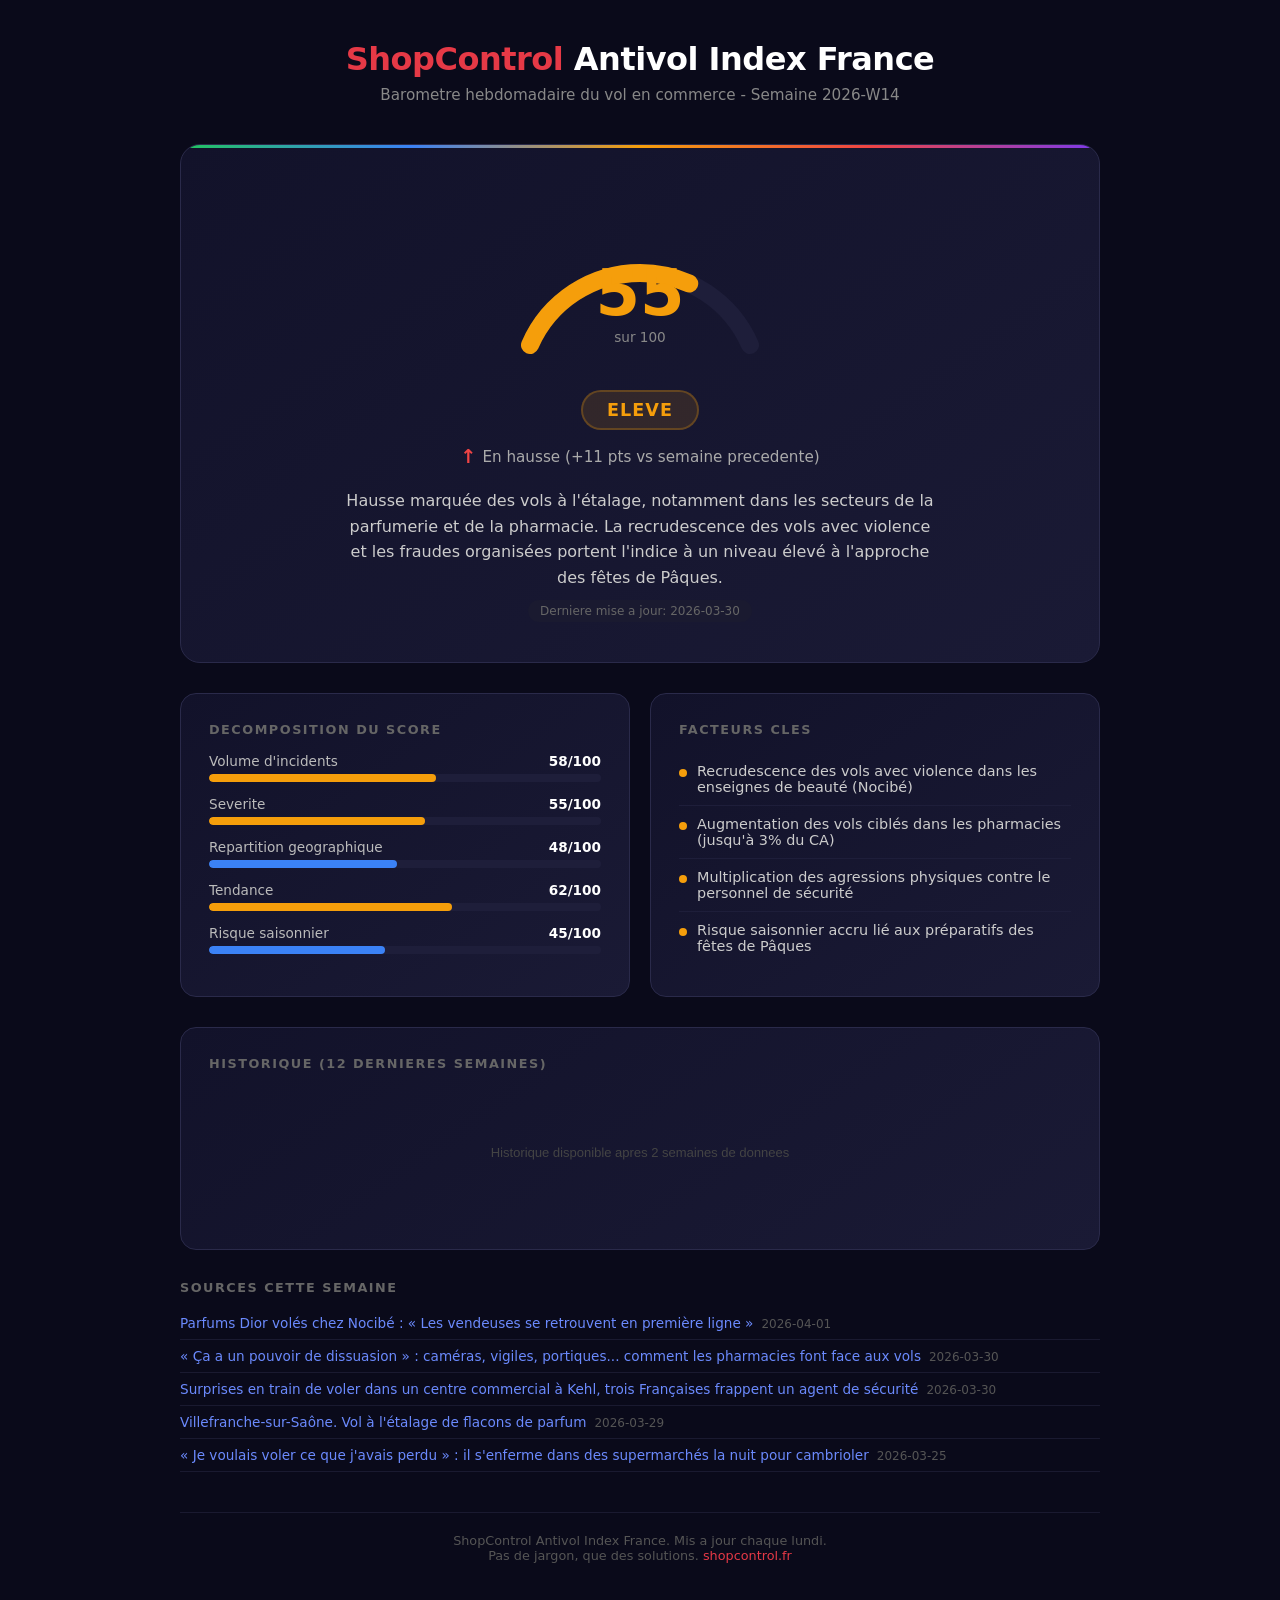
<file: shopcontrol-fr/antivol-index.html>
<!DOCTYPE html>
<html lang="fr">
<head>
    <meta charset="UTF-8">
    <meta name="viewport" content="width=device-width, initial-scale=1.0">
    <title>ShopControl Antivol Index France</title>
    <style>
        * { margin: 0; padding: 0; box-sizing: border-box; }
        body {
            font-family: 'Segoe UI', system-ui, -apple-system, sans-serif;
            background: #0a0a1a;
            color: #e0e0e0;
            min-height: 100vh;
        }
        .container {
            max-width: 960px;
            margin: 0 auto;
            padding: 40px 20px;
        }
        .header {
            text-align: center;
            margin-bottom: 40px;
        }
        .header h1 {
            font-size: 2rem;
            color: #fff;
            margin-bottom: 8px;
            letter-spacing: -0.5px;
        }
        .header h1 span { color: #e63946; }
        .header p {
            color: #888;
            font-size: 0.95rem;
        }
        .gauge-card {
            background: linear-gradient(145deg, #12122a, #1a1a35);
            border: 1px solid #2a2a4a;
            border-radius: 20px;
            padding: 50px 40px 40px;
            text-align: center;
            margin-bottom: 30px;
            position: relative;
            overflow: hidden;
        }
        .gauge-card::before {
            content: '';
            position: absolute;
            top: 0; left: 0; right: 0;
            height: 3px;
            background: linear-gradient(90deg, #22c55e, #3b82f6, #f59e0b, #ef4444, #7c3aed);
        }
        .gauge-wrap {
            display: inline-block;
            position: relative;
            width: 280px;
            height: 160px;
            margin-bottom: 20px;
        }
        .gauge-bg {
            fill: none;
            stroke: #1e1e3a;
            stroke-width: 18;
            stroke-linecap: round;
        }
        .gauge-fill {
            fill: none;
            stroke-width: 18;
            stroke-linecap: round;
            transition: stroke-dashoffset 1.5s cubic-bezier(0.4, 0, 0.2, 1), stroke 0.5s ease;
        }
        .gauge-score {
            position: absolute;
            bottom: 10px;
            left: 50%;
            transform: translateX(-50%);
            text-align: center;
        }
        .gauge-score .number {
            font-size: 4rem;
            font-weight: 800;
            line-height: 1;
            transition: color 0.5s ease;
        }
        .gauge-score .label {
            font-size: 0.85rem;
            color: #888;
            margin-top: 4px;
        }
        .level-badge {
            display: inline-block;
            padding: 8px 24px;
            border-radius: 50px;
            font-weight: 700;
            font-size: 1.1rem;
            text-transform: uppercase;
            letter-spacing: 1px;
            margin: 15px 0 10px;
            transition: background-color 0.5s ease, color 0.5s ease;
        }
        .trend-indicator {
            display: inline-flex;
            align-items: center;
            gap: 6px;
            font-size: 0.95rem;
            color: #aaa;
            margin-top: 5px;
        }
        .trend-indicator .arrow {
            font-size: 1.2rem;
            font-weight: bold;
        }
        .trend-indicator .arrow.up { color: #ef4444; }
        .trend-indicator .arrow.down { color: #22c55e; }
        .trend-indicator .arrow.stable { color: #3b82f6; }
        .summary-text {
            max-width: 600px;
            margin: 20px auto 0;
            font-size: 1rem;
            line-height: 1.6;
            color: #ccc;
        }
        .grid {
            display: grid;
            grid-template-columns: 1fr 1fr;
            gap: 20px;
            margin-bottom: 30px;
        }
        @media (max-width: 640px) {
            .grid { grid-template-columns: 1fr; }
            .gauge-wrap { width: 240px; height: 140px; }
            .gauge-score .number { font-size: 3rem; }
        }
        .card {
            background: linear-gradient(145deg, #12122a, #1a1a35);
            border: 1px solid #2a2a4a;
            border-radius: 16px;
            padding: 28px;
        }
        .card h3 {
            font-size: 0.8rem;
            text-transform: uppercase;
            letter-spacing: 1.5px;
            color: #666;
            margin-bottom: 16px;
        }
        .breakdown-bar {
            margin-bottom: 14px;
        }
        .breakdown-bar .bar-label {
            display: flex;
            justify-content: space-between;
            font-size: 0.85rem;
            margin-bottom: 5px;
        }
        .breakdown-bar .bar-label span:first-child { color: #bbb; }
        .breakdown-bar .bar-label span:last-child { color: #fff; font-weight: 600; }
        .bar-track {
            height: 8px;
            background: #1e1e3a;
            border-radius: 4px;
            overflow: hidden;
        }
        .bar-value {
            height: 100%;
            border-radius: 4px;
            transition: width 1.2s cubic-bezier(0.4, 0, 0.2, 1);
            width: 0;
        }
        .drivers-list {
            list-style: none;
            padding: 0;
        }
        .drivers-list li {
            padding: 10px 0;
            border-bottom: 1px solid #1e1e3a;
            font-size: 0.9rem;
            color: #ccc;
            display: flex;
            align-items: flex-start;
            gap: 10px;
        }
        .drivers-list li:last-child { border-bottom: none; }
        .drivers-list li::before {
            content: '';
            display: inline-block;
            width: 8px;
            height: 8px;
            min-width: 8px;
            border-radius: 50%;
            margin-top: 6px;
        }
        .history-chart {
            width: 100%;
            height: 120px;
            margin-top: 10px;
        }
        .sources-section {
            margin-top: 30px;
        }
        .sources-section h3 {
            font-size: 0.8rem;
            text-transform: uppercase;
            letter-spacing: 1.5px;
            color: #666;
            margin-bottom: 12px;
        }
        .source-link {
            display: block;
            padding: 8px 0;
            color: #6b8afd;
            text-decoration: none;
            font-size: 0.85rem;
            border-bottom: 1px solid #1a1a30;
            transition: color 0.2s;
        }
        .source-link:hover { color: #93b0ff; }
        .source-link .source-date {
            color: #555;
            font-size: 0.75rem;
            margin-left: 8px;
        }
        .footer {
            text-align: center;
            margin-top: 40px;
            padding-top: 20px;
            border-top: 1px solid #1a1a30;
        }
        .footer p {
            color: #555;
            font-size: 0.8rem;
        }
        .footer a {
            color: #e63946;
            text-decoration: none;
        }
        .update-badge {
            display: inline-block;
            background: #1a1a30;
            padding: 4px 12px;
            border-radius: 20px;
            font-size: 0.75rem;
            color: #666;
            margin-top: 10px;
        }
        .loading { opacity: 0.3; }
        .loaded { opacity: 1; transition: opacity 0.5s ease; }
    </style>
</head>
<body>
    <div class="container">
        <div class="header">
            <h1><span>ShopControl</span> Antivol Index France</h1>
            <p>Barometre hebdomadaire du vol en commerce - Semaine <span id="weekNum">--</span></p>
        </div>

        <div class="gauge-card loading" id="gaugeCard">
            <div class="gauge-wrap">
                <svg viewBox="0 0 280 160" width="280" height="160">
                    <path d="M 30 150 A 120 120 0 0 1 250 150" class="gauge-bg"/>
                    <path d="M 30 150 A 120 120 0 0 1 250 150" class="gauge-fill" id="gaugeFill"
                          stroke-dasharray="345"
                          stroke-dashoffset="345"/>
                </svg>
                <div class="gauge-score">
                    <div class="number" id="scoreNum">--</div>
                    <div class="label">sur 100</div>
                </div>
            </div>
            <div>
                <div class="level-badge" id="levelBadge">---</div>
            </div>
            <div class="trend-indicator" id="trendIndicator">
                <span class="arrow" id="trendArrow">--</span>
                <span id="trendText">Chargement...</span>
            </div>
            <div class="summary-text" id="summaryText"></div>
            <div class="update-badge" id="updateDate">Derniere mise a jour: --</div>
        </div>

        <div class="grid">
            <div class="card">
                <h3>Decomposition du score</h3>
                <div id="breakdownBars">
                    <div class="breakdown-bar">
                        <div class="bar-label"><span>Volume d'incidents</span><span id="bVolume">--</span></div>
                        <div class="bar-track"><div class="bar-value" id="barVolume"></div></div>
                    </div>
                    <div class="breakdown-bar">
                        <div class="bar-label"><span>Severite</span><span id="bSeverity">--</span></div>
                        <div class="bar-track"><div class="bar-value" id="barSeverity"></div></div>
                    </div>
                    <div class="breakdown-bar">
                        <div class="bar-label"><span>Repartition geographique</span><span id="bGeo">--</span></div>
                        <div class="bar-track"><div class="bar-value" id="barGeo"></div></div>
                    </div>
                    <div class="breakdown-bar">
                        <div class="bar-label"><span>Tendance</span><span id="bTrend">--</span></div>
                        <div class="bar-track"><div class="bar-value" id="barTrend"></div></div>
                    </div>
                    <div class="breakdown-bar">
                        <div class="bar-label"><span>Risque saisonnier</span><span id="bSeasonal">--</span></div>
                        <div class="bar-track"><div class="bar-value" id="barSeasonal"></div></div>
                    </div>
                </div>
            </div>
            <div class="card">
                <h3>Facteurs cles</h3>
                <ul class="drivers-list" id="driversList">
                    <li>Chargement...</li>
                </ul>
            </div>
        </div>

        <div class="card">
            <h3>Historique (12 dernieres semaines)</h3>
            <canvas class="history-chart" id="historyChart"></canvas>
        </div>

        <div class="sources-section" id="sourcesSection">
            <h3>Sources cette semaine</h3>
            <div id="sourcesList"></div>
        </div>

        <div class="footer">
            <p>ShopControl Antivol Index France. Mis a jour chaque lundi.</p>
            <p>Pas de jargon, que des solutions. <a href="https://shopcontrol.fr">shopcontrol.fr</a></p>
        </div>
    </div>

    <script>
        const COLORS = {
            'Faible':   '#22c55e',
            'Modere':   '#3b82f6',
            'Eleve':    '#f59e0b',
            'Haut':     '#ef4444',
            'Critique': '#7c3aed'
        };

        async function loadIndex() {
            try {
                const res = await fetch('antivol-index.json');
                if (!res.ok) throw new Error('Data not found');
                const data = await res.json();
                render(data);
            } catch (e) {
                renderFallback();
            }
        }

        function render(d) {
            const color = d.color || COLORS[d.level] || '#3b82f6';

            // Week
            document.getElementById('weekNum').textContent = d.week;

            // Gauge animation
            const gauge = document.getElementById('gaugeFill');
            const offset = 345 - (345 * d.score / 100);
            gauge.style.stroke = color;
            setTimeout(() => { gauge.style.strokeDashoffset = offset; }, 100);

            // Score
            const scoreEl = document.getElementById('scoreNum');
            scoreEl.style.color = color;
            animateNumber(scoreEl, d.score);

            // Level badge
            const badge = document.getElementById('levelBadge');
            badge.textContent = d.level;
            badge.style.backgroundColor = color + '20';
            badge.style.color = color;
            badge.style.border = '2px solid ' + color + '40';

            // Trend
            const arrows = { up: '\u2191', down: '\u2193', stable: '\u2192' };
            const trendLabels = { up: 'En hausse', down: 'En baisse', stable: 'Stable' };
            document.getElementById('trendArrow').textContent = arrows[d.trend] || '\u2192';
            document.getElementById('trendArrow').className = 'arrow ' + (d.trend || 'stable');
            const delta = d.trend_delta > 0 ? '+' + d.trend_delta : d.trend_delta;
            document.getElementById('trendText').textContent =
                (trendLabels[d.trend] || 'Stable') + ' (' + delta + ' pts vs semaine precedente)';

            // Summary
            document.getElementById('summaryText').textContent = d.summary_fr;

            // Update date
            document.getElementById('updateDate').textContent = 'Derniere mise a jour: ' + d.date;

            // Breakdown bars
            const bd = d.breakdown || {};
            setBar('barVolume', 'bVolume', bd.volume);
            setBar('barSeverity', 'bSeverity', bd.severity);
            setBar('barGeo', 'bGeo', bd.geographic_spread);
            setBar('barTrend', 'bTrend', bd.trend);
            setBar('barSeasonal', 'bSeasonal', bd.seasonal_risk);

            // Drivers
            const list = document.getElementById('driversList');
            list.innerHTML = '';
            (d.drivers || []).forEach(function(driver) {
                const li = document.createElement('li');
                li.textContent = driver;
                li.querySelector || null;
                li.style.setProperty('--dot-color', color);
                list.appendChild(li);
            });
            // Set dot colors
            list.querySelectorAll('li::before');
            document.querySelectorAll('.drivers-list li').forEach(function(li) {
                li.style.cssText += '--dot: ' + color;
            });
            var style = document.createElement('style');
            style.textContent = '.drivers-list li::before { background-color: ' + color + '; }';
            document.head.appendChild(style);

            // History chart
            renderHistory(d.history || [], color);

            // Sources
            const srcList = document.getElementById('sourcesList');
            srcList.innerHTML = '';
            (d.sources || []).forEach(function(src) {
                const a = document.createElement('a');
                a.className = 'source-link';
                a.href = src.url;
                a.target = '_blank';
                a.rel = 'noopener';
                a.innerHTML = src.title + '<span class="source-date">' + src.date + '</span>';
                srcList.appendChild(a);
            });

            // Show
            document.getElementById('gaugeCard').classList.remove('loading');
            document.getElementById('gaugeCard').classList.add('loaded');
        }

        function setBar(barId, labelId, value) {
            value = value || 0;
            document.getElementById(labelId).textContent = value + '/100';
            setTimeout(function() {
                document.getElementById(barId).style.width = value + '%';
                var c = value < 25 ? '#22c55e' : value < 50 ? '#3b82f6' : value < 75 ? '#f59e0b' : '#ef4444';
                document.getElementById(barId).style.backgroundColor = c;
            }, 300);
        }

        function animateNumber(el, target) {
            var current = 0;
            var step = Math.max(1, Math.floor(target / 40));
            var interval = setInterval(function() {
                current += step;
                if (current >= target) {
                    current = target;
                    clearInterval(interval);
                }
                el.textContent = current;
            }, 30);
        }

        function renderHistory(history, color) {
            var canvas = document.getElementById('historyChart');
            var ctx = canvas.getContext('2d');
            canvas.width = canvas.offsetWidth * 2;
            canvas.height = canvas.offsetHeight * 2;
            ctx.scale(2, 2);
            var w = canvas.offsetWidth;
            var h = canvas.offsetHeight;

            if (!history || history.length < 2) {
                ctx.fillStyle = '#444';
                ctx.font = '13px sans-serif';
                ctx.textAlign = 'center';
                ctx.fillText('Historique disponible apres 2 semaines de donnees', w/2, h/2);
                return;
            }

            var pad = 40;
            var plotW = w - pad * 2;
            var plotH = h - 30;
            var maxPts = history.length;

            // Grid lines
            ctx.strokeStyle = '#1e1e3a';
            ctx.lineWidth = 0.5;
            for (var i = 0; i <= 4; i++) {
                var y = 10 + (plotH / 4) * i;
                ctx.beginPath();
                ctx.moveTo(pad, y);
                ctx.lineTo(w - pad, y);
                ctx.stroke();
            }

            // Draw line
            ctx.strokeStyle = color;
            ctx.lineWidth = 2.5;
            ctx.lineJoin = 'round';
            ctx.beginPath();
            history.forEach(function(entry, idx) {
                var x = pad + (plotW / (maxPts - 1)) * idx;
                var y = 10 + plotH - (plotH * entry.score / 100);
                if (idx === 0) ctx.moveTo(x, y);
                else ctx.lineTo(x, y);
            });
            ctx.stroke();

            // Dots and labels
            history.forEach(function(entry, idx) {
                var x = pad + (plotW / (maxPts - 1)) * idx;
                var y = 10 + plotH - (plotH * entry.score / 100);
                ctx.fillStyle = color;
                ctx.beginPath();
                ctx.arc(x, y, 4, 0, Math.PI * 2);
                ctx.fill();
                // Week label
                ctx.fillStyle = '#555';
                ctx.font = '9px sans-serif';
                ctx.textAlign = 'center';
                ctx.fillText(entry.week.replace('2026-', ''), x, h - 4);
            });

            // Y-axis labels
            ctx.fillStyle = '#444';
            ctx.font = '10px sans-serif';
            ctx.textAlign = 'right';
            for (var i = 0; i <= 4; i++) {
                var val = 100 - i * 25;
                var y = 10 + (plotH / 4) * i;
                ctx.fillText(val, pad - 6, y + 3);
            }
        }

        function renderFallback() {
            // Show demo data when no JSON exists yet
            render({
                week: "2026-W14",
                date: "2026-03-30",
                score: 42,
                level: "Eleve",
                color: "#f59e0b",
                trend: "stable",
                trend_delta: 0,
                previous_score: 42,
                summary_fr: "Index en cours d'initialisation. Les premieres donnees seront disponibles apres la premiere analyse hebdomadaire de Manus.",
                drivers: [
                    "Donnees en cours de collecte",
                    "Premiere analyse prevue cette semaine"
                ],
                breakdown: { volume: 0, severity: 0, geographic_spread: 0, trend: 0, seasonal_risk: 0 },
                sources: [],
                history: []
            });
        }

        loadIndex();
    </script>
</body>
</html>
</file>
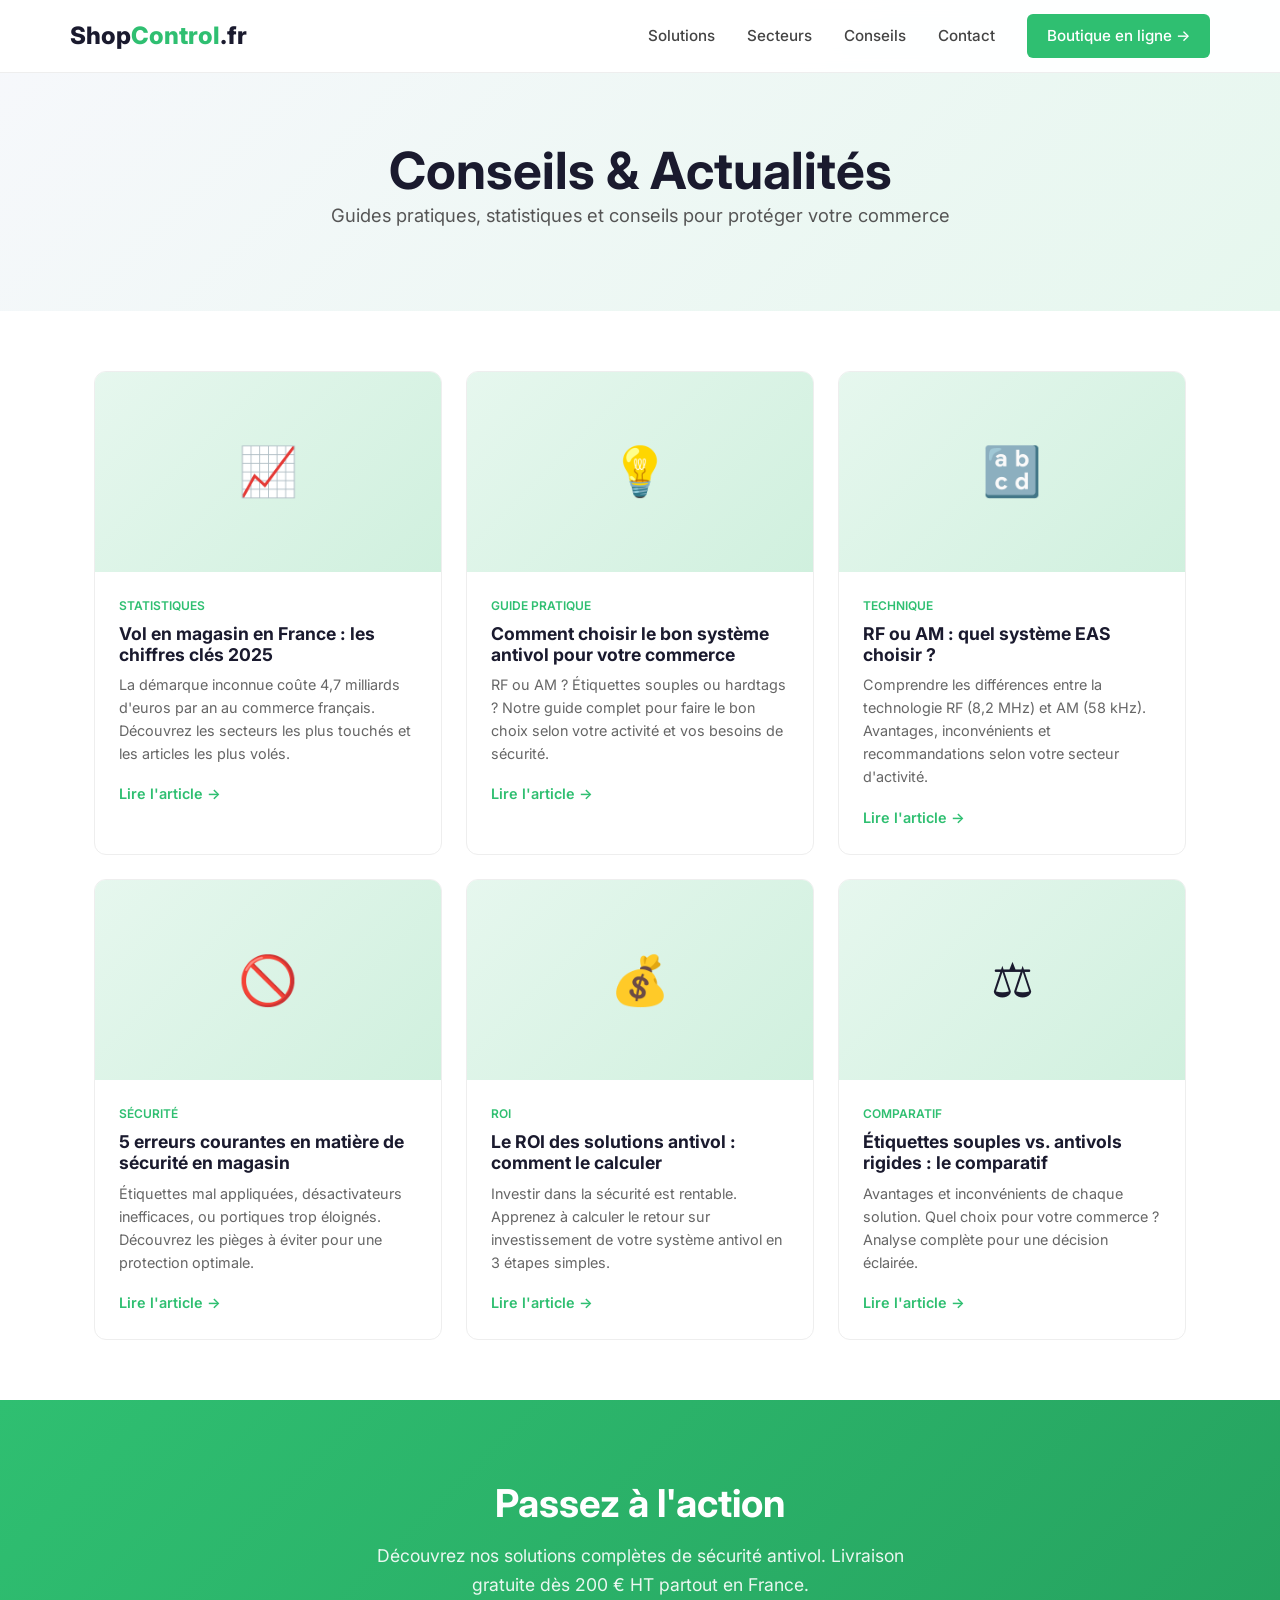
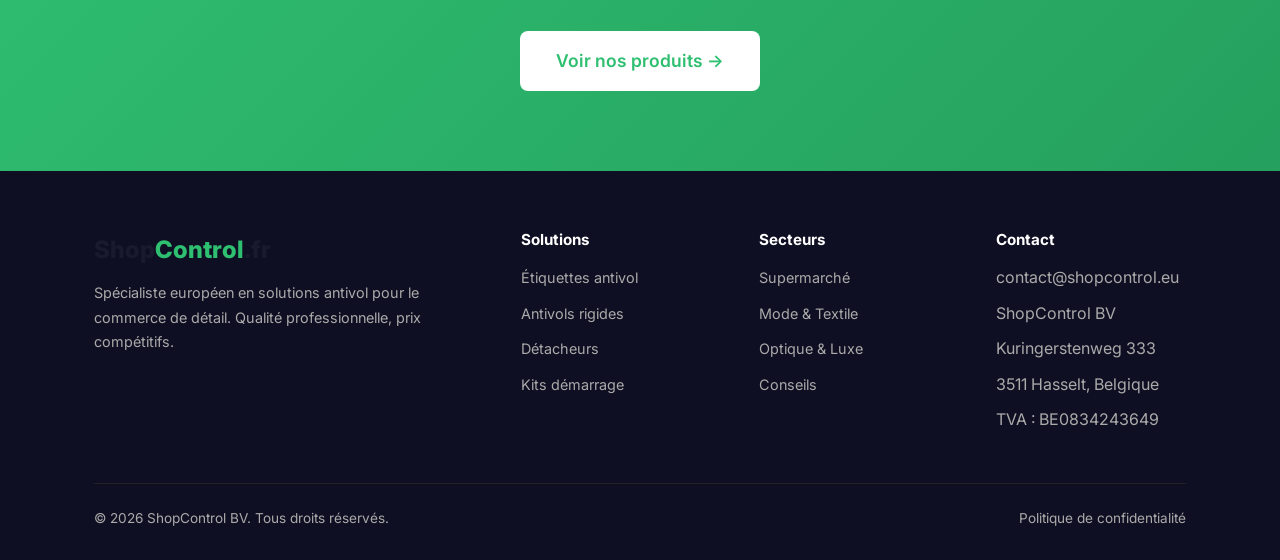
<file: shopcontrol-fr/pages/blog.html>
<!DOCTYPE html>
<html lang="fr">
<head>
  <meta charset="UTF-8">
  <meta name="viewport" content="width=device-width, initial-scale=1.0">
  <title>Conseils &amp; Actualit&eacute;s | ShopControl.fr</title>
  <meta name="description" content="Guides pratiques, statistiques et conseils pour prot&eacute;ger votre commerce contre le vol. Articles sur les syst&egrave;mes antivol EAS, le ROI et les bonnes pratiques.">
  <link rel="preconnect" href="https://fonts.googleapis.com">
  <link href="https://fonts.googleapis.com/css2?family=Inter:wght@400;500;600;700;800&display=swap" rel="stylesheet">
  <link rel="stylesheet" href="../css/style.css">
</head>
<body>

<!-- HEADER -->
<header class="header">
  <div class="header__inner">
    <a href="../" class="logo">Shop<span>Control</span>.fr</a>
    <button class="hamburger" onclick="document.querySelector('.nav').classList.toggle('active')" aria-label="Menu">
      <span></span><span></span><span></span>
    </button>
    <nav class="nav">
      <a href="../#solutions">Solutions</a>
      <a href="../#secteurs">Secteurs</a>
      <a href="blog.html">Conseils</a>
      <a href="contact.html">Contact</a>
      <a href="https://shopcontrol.eu/fr" class="nav__cta" target="_blank">Boutique en ligne &rarr;</a>
    </nav>
  </div>
</header>

<!-- HERO -->
<section class="blog-hero">
  <div class="container">
    <h1>Conseils &amp; Actualit&eacute;s</h1>
    <p class="subtitle">Guides pratiques, statistiques et conseils pour prot&eacute;ger votre commerce</p>
  </div>
</section>

<!-- BLOG LIST -->
<section class="blog-list">
  <div class="container">
    <div class="blog__grid">
      <a href="#" class="blog-card fade-in">
        <div class="blog-card__image">&#128200;</div>
        <div class="blog-card__content">
          <div class="blog-card__tag">Statistiques</div>
          <h3>Vol en magasin en France : les chiffres cl&eacute;s 2025</h3>
          <p>La d&eacute;marque inconnue co&ucirc;te 4,7 milliards d'euros par an au commerce fran&ccedil;ais. D&eacute;couvrez les secteurs les plus touch&eacute;s et les articles les plus vol&eacute;s.</p>
          <span class="blog-card__link">Lire l'article &rarr;</span>
        </div>
      </a>
      <a href="#" class="blog-card fade-in">
        <div class="blog-card__image">&#128161;</div>
        <div class="blog-card__content">
          <div class="blog-card__tag">Guide pratique</div>
          <h3>Comment choisir le bon syst&egrave;me antivol pour votre commerce</h3>
          <p>RF ou AM ? &Eacute;tiquettes souples ou hardtags ? Notre guide complet pour faire le bon choix selon votre activit&eacute; et vos besoins de s&eacute;curit&eacute;.</p>
          <span class="blog-card__link">Lire l'article &rarr;</span>
        </div>
      </a>
      <a href="#" class="blog-card fade-in">
        <div class="blog-card__image">&#128289;</div>
        <div class="blog-card__content">
          <div class="blog-card__tag">Technique</div>
          <h3>RF ou AM : quel syst&egrave;me EAS choisir ?</h3>
          <p>Comprendre les diff&eacute;rences entre la technologie RF (8,2 MHz) et AM (58 kHz). Avantages, inconv&eacute;nients et recommandations selon votre secteur d'activit&eacute;.</p>
          <span class="blog-card__link">Lire l'article &rarr;</span>
        </div>
      </a>
      <a href="#" class="blog-card fade-in">
        <div class="blog-card__image">&#128683;</div>
        <div class="blog-card__content">
          <div class="blog-card__tag">S&eacute;curit&eacute;</div>
          <h3>5 erreurs courantes en mati&egrave;re de s&eacute;curit&eacute; en magasin</h3>
          <p>&Eacute;tiquettes mal appliqu&eacute;es, d&eacute;sactivateurs inefficaces, ou portiques trop &eacute;loign&eacute;s. D&eacute;couvrez les pi&egrave;ges &agrave; &eacute;viter pour une protection optimale.</p>
          <span class="blog-card__link">Lire l'article &rarr;</span>
        </div>
      </a>
      <a href="#" class="blog-card fade-in">
        <div class="blog-card__image">&#128176;</div>
        <div class="blog-card__content">
          <div class="blog-card__tag">ROI</div>
          <h3>Le ROI des solutions antivol : comment le calculer</h3>
          <p>Investir dans la s&eacute;curit&eacute; est rentable. Apprenez &agrave; calculer le retour sur investissement de votre syst&egrave;me antivol en 3 &eacute;tapes simples.</p>
          <span class="blog-card__link">Lire l'article &rarr;</span>
        </div>
      </a>
      <a href="#" class="blog-card fade-in">
        <div class="blog-card__image">&#9878;</div>
        <div class="blog-card__content">
          <div class="blog-card__tag">Comparatif</div>
          <h3>&Eacute;tiquettes souples vs. antivols rigides : le comparatif</h3>
          <p>Avantages et inconv&eacute;nients de chaque solution. Quel choix pour votre commerce ? Analyse compl&egrave;te pour une d&eacute;cision &eacute;clair&eacute;e.</p>
          <span class="blog-card__link">Lire l'article &rarr;</span>
        </div>
      </a>
    </div>
  </div>
</section>

<!-- CTA -->
<section class="cta-section">
  <div class="container">
    <h2>Passez &agrave; l'action</h2>
    <p>D&eacute;couvrez nos solutions compl&egrave;tes de s&eacute;curit&eacute; antivol. Livraison gratuite d&egrave;s 200 &euro; HT partout en France.</p>
    <a href="https://shopcontrol.eu/fr" class="btn btn--white btn--lg" target="_blank">Voir nos produits &rarr;</a>
  </div>
</section>

<!-- FOOTER -->
<footer class="footer">
  <div class="container">
    <div class="footer__grid">
      <div class="footer__brand">
        <div class="logo">Shop<span>Control</span>.fr</div>
        <p>Sp&eacute;cialiste europ&eacute;en en solutions antivol pour le commerce de d&eacute;tail. Qualit&eacute; professionnelle, prix comp&eacute;titifs.</p>
      </div>
      <div>
        <h4>Solutions</h4>
        <ul>
          <li><a href="https://shopcontrol.eu/fr" target="_blank">&Eacute;tiquettes antivol</a></li>
          <li><a href="https://shopcontrol.eu/fr" target="_blank">Antivols rigides</a></li>
          <li><a href="https://shopcontrol.eu/fr" target="_blank">D&eacute;tacheurs</a></li>
          <li><a href="https://shopcontrol.eu/fr" target="_blank">Kits d&eacute;marrage</a></li>
        </ul>
      </div>
      <div>
        <h4>Secteurs</h4>
        <ul>
          <li><a href="secteur-supermarche.html">Supermarch&eacute;</a></li>
          <li><a href="secteur-mode.html">Mode &amp; Textile</a></li>
          <li><a href="secteur-optique.html">Optique &amp; Luxe</a></li>
          <li><a href="blog.html">Conseils</a></li>
        </ul>
      </div>
      <div>
        <h4>Contact</h4>
        <ul>
          <li>contact@shopcontrol.eu</li>
          <li>ShopControl BV</li>
          <li>Kuringerstenweg 333</li>
          <li>3511 Hasselt, Belgique</li>
          <li>TVA : BE0834243649</li>
        </ul>
      </div>
    </div>
    <div class="footer__bottom">
      <span>&copy; 2026 ShopControl BV. Tous droits r&eacute;serv&eacute;s.</span>
      <span><a href="https://shopcontrol.eu/fr/policies/privacy-policy" target="_blank">Politique de confidentialit&eacute;</a></span>
    </div>
  </div>
</footer>

<!-- SCROLL ANIMATION -->
<script>
  const observer = new IntersectionObserver((entries) => {
    entries.forEach(entry => {
      if (entry.isIntersecting) {
        entry.target.classList.add('visible');
      }
    });
  }, { threshold: 0.1 });
  document.querySelectorAll('.fade-in').forEach(el => observer.observe(el));
</script>

</body>
</html>
</file>
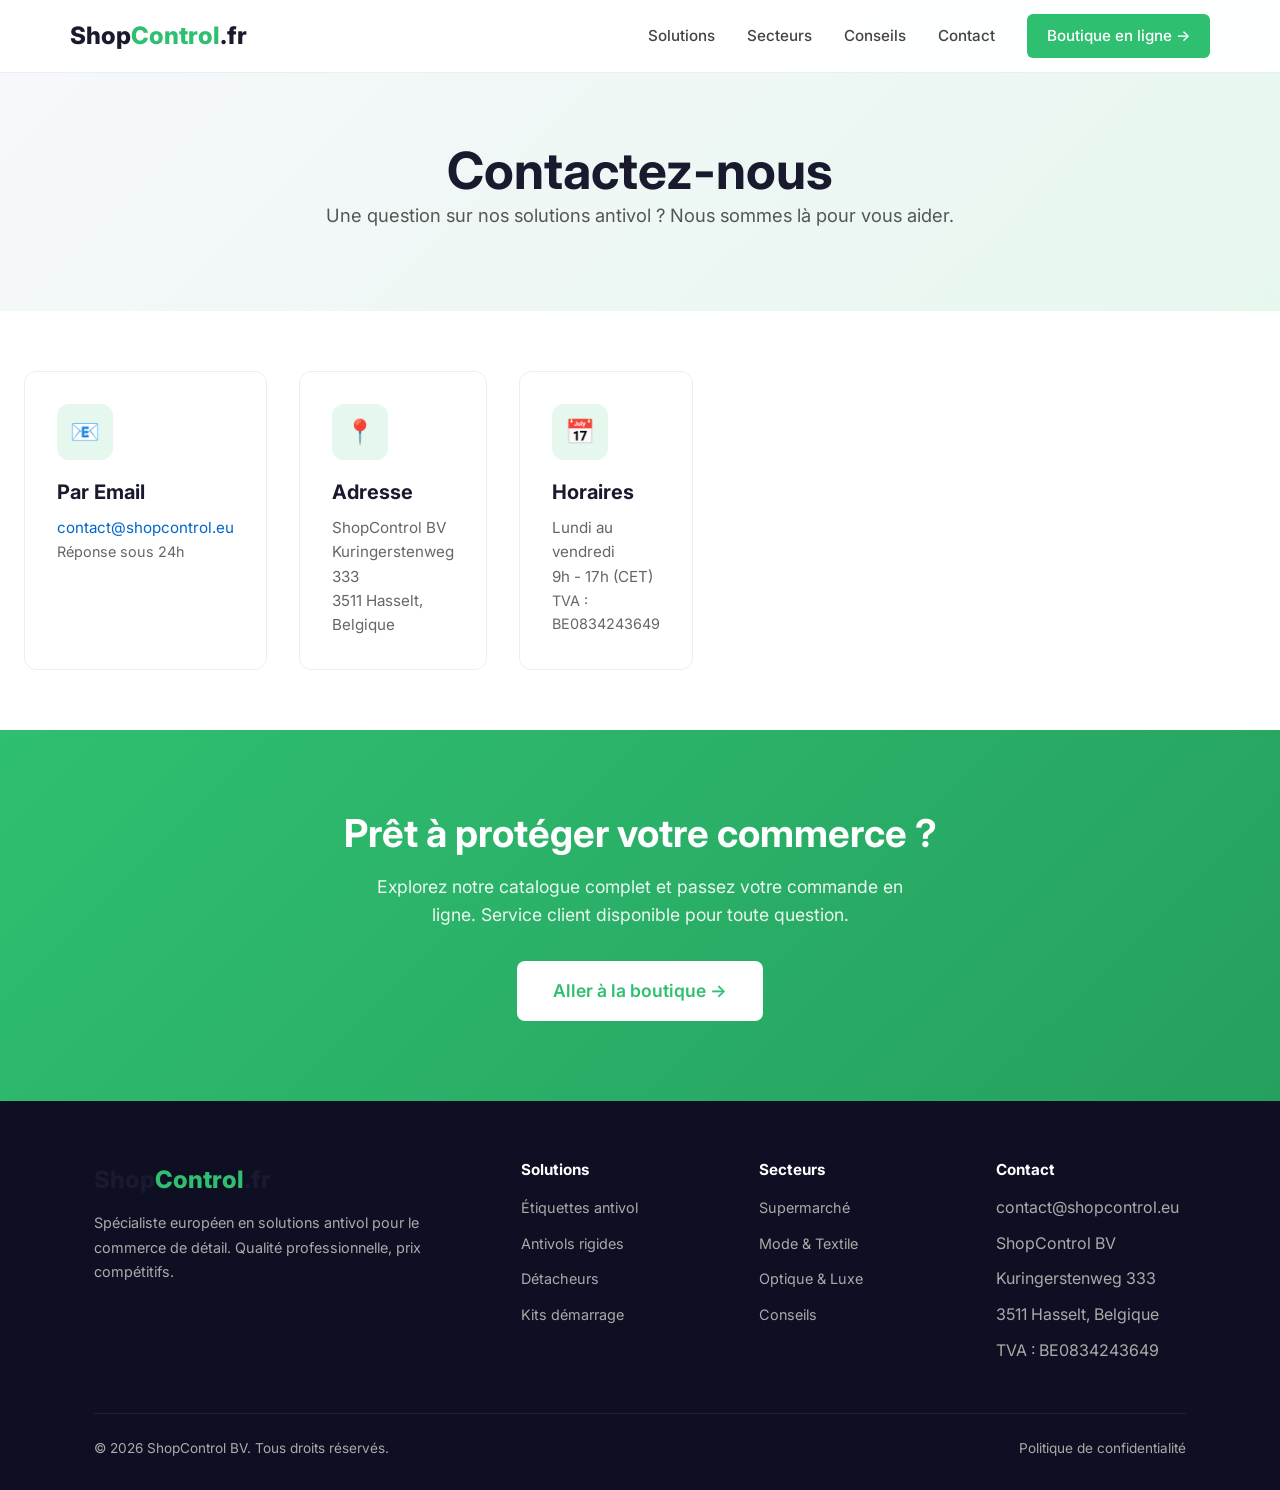
<file: shopcontrol-fr/pages/contact.html>
<!DOCTYPE html>
<html lang="fr">
<head>
  <meta charset="UTF-8">
  <meta name="viewport" content="width=device-width, initial-scale=1.0">
  <title>Contact | ShopControl.fr</title>
  <meta name="description" content="Contactez ShopControl pour vos questions sur nos solutions antivol. &Eacute;mail : contact@shopcontrol.eu. Si&egrave;ge : Hasselt, Belgique.">
  <link rel="preconnect" href="https://fonts.googleapis.com">
  <link href="https://fonts.googleapis.com/css2?family=Inter:wght@400;500;600;700;800&display=swap" rel="stylesheet">
  <link rel="stylesheet" href="../css/style.css">
</head>
<body>

<!-- HEADER -->
<header class="header">
  <div class="header__inner">
    <a href="../" class="logo">Shop<span>Control</span>.fr</a>
    <button class="hamburger" onclick="document.querySelector('.nav').classList.toggle('active')" aria-label="Menu">
      <span></span><span></span><span></span>
    </button>
    <nav class="nav">
      <a href="../#solutions">Solutions</a>
      <a href="../#secteurs">Secteurs</a>
      <a href="blog.html">Conseils</a>
      <a href="contact.html">Contact</a>
      <a href="https://shopcontrol.eu/fr" class="nav__cta" target="_blank">Boutique en ligne &rarr;</a>
    </nav>
  </div>
</header>

<!-- HERO -->
<section class="contact-hero">
  <div class="container">
    <h1>Contactez-nous</h1>
    <p class="subtitle">Une question sur nos solutions antivol ? Nous sommes l&agrave; pour vous aider.</p>
  </div>
</section>

<!-- CONTACT INFO -->
<section class="contact-grid">
  <div class="container">
    <div class="features__grid">
      <div class="feature-card fade-in">
        <div class="feature-card__icon">&#128231;</div>
        <h3>Par Email</h3>
        <p><a href="mailto:contact@shopcontrol.eu" style="color: #0066cc; text-decoration: none;">contact@shopcontrol.eu</a></p>
        <p style="font-size: 0.9rem; color: #666;">R&eacute;ponse sous 24h</p>
      </div>
      <div class="feature-card fade-in">
        <div class="feature-card__icon">&#128205;</div>
        <h3>Adresse</h3>
        <p>ShopControl BV<br>Kuringerstenweg 333<br>3511 Hasselt, Belgique</p>
      </div>
      <div class="feature-card fade-in">
        <div class="feature-card__icon">&#128197;</div>
        <h3>Horaires</h3>
        <p>Lundi au vendredi<br>9h - 17h (CET)</p>
        <p style="font-size: 0.9rem; color: #666;">TVA : BE0834243649</p>
      </div>
    </div>
  </div>
</section>

<!-- CTA -->
<section class="cta-section">
  <div class="container">
    <h2>Pr&ecirc;t &agrave; prot&eacute;ger votre commerce ?</h2>
    <p>Explorez notre catalogue complet et passez votre commande en ligne. Service client disponible pour toute question.</p>
    <a href="https://shopcontrol.eu/fr" class="btn btn--white btn--lg" target="_blank">Aller &agrave; la boutique &rarr;</a>
  </div>
</section>

<!-- FOOTER -->
<footer class="footer">
  <div class="container">
    <div class="footer__grid">
      <div class="footer__brand">
        <div class="logo">Shop<span>Control</span>.fr</div>
        <p>Sp&eacute;cialiste europ&eacute;en en solutions antivol pour le commerce de d&eacute;tail. Qualit&eacute; professionnelle, prix comp&eacute;titifs.</p>
      </div>
      <div>
        <h4>Solutions</h4>
        <ul>
          <li><a href="https://shopcontrol.eu/fr" target="_blank">&Eacute;tiquettes antivol</a></li>
          <li><a href="https://shopcontrol.eu/fr" target="_blank">Antivols rigides</a></li>
          <li><a href="https://shopcontrol.eu/fr" target="_blank">D&eacute;tacheurs</a></li>
          <li><a href="https://shopcontrol.eu/fr" target="_blank">Kits d&eacute;marrage</a></li>
        </ul>
      </div>
      <div>
        <h4>Secteurs</h4>
        <ul>
          <li><a href="secteur-supermarche.html">Supermarch&eacute;</a></li>
          <li><a href="secteur-mode.html">Mode &amp; Textile</a></li>
          <li><a href="secteur-optique.html">Optique &amp; Luxe</a></li>
          <li><a href="blog.html">Conseils</a></li>
        </ul>
      </div>
      <div>
        <h4>Contact</h4>
        <ul>
          <li>contact@shopcontrol.eu</li>
          <li>ShopControl BV</li>
          <li>Kuringerstenweg 333</li>
          <li>3511 Hasselt, Belgique</li>
          <li>TVA : BE0834243649</li>
        </ul>
      </div>
    </div>
    <div class="footer__bottom">
      <span>&copy; 2026 ShopControl BV. Tous droits r&eacute;serv&eacute;s.</span>
      <span><a href="https://shopcontrol.eu/fr/policies/privacy-policy" target="_blank">Politique de confidentialit&eacute;</a></span>
    </div>
  </div>
</footer>

<!-- SCROLL ANIMATION -->
<script>
  const observer = new IntersectionObserver((entries) => {
    entries.forEach(entry => {
      if (entry.isIntersecting) {
        entry.target.classList.add('visible');
      }
    });
  }, { threshold: 0.1 });
  document.querySelectorAll('.fade-in').forEach(el => observer.observe(el));
</script>

</body>
</html>
</file>
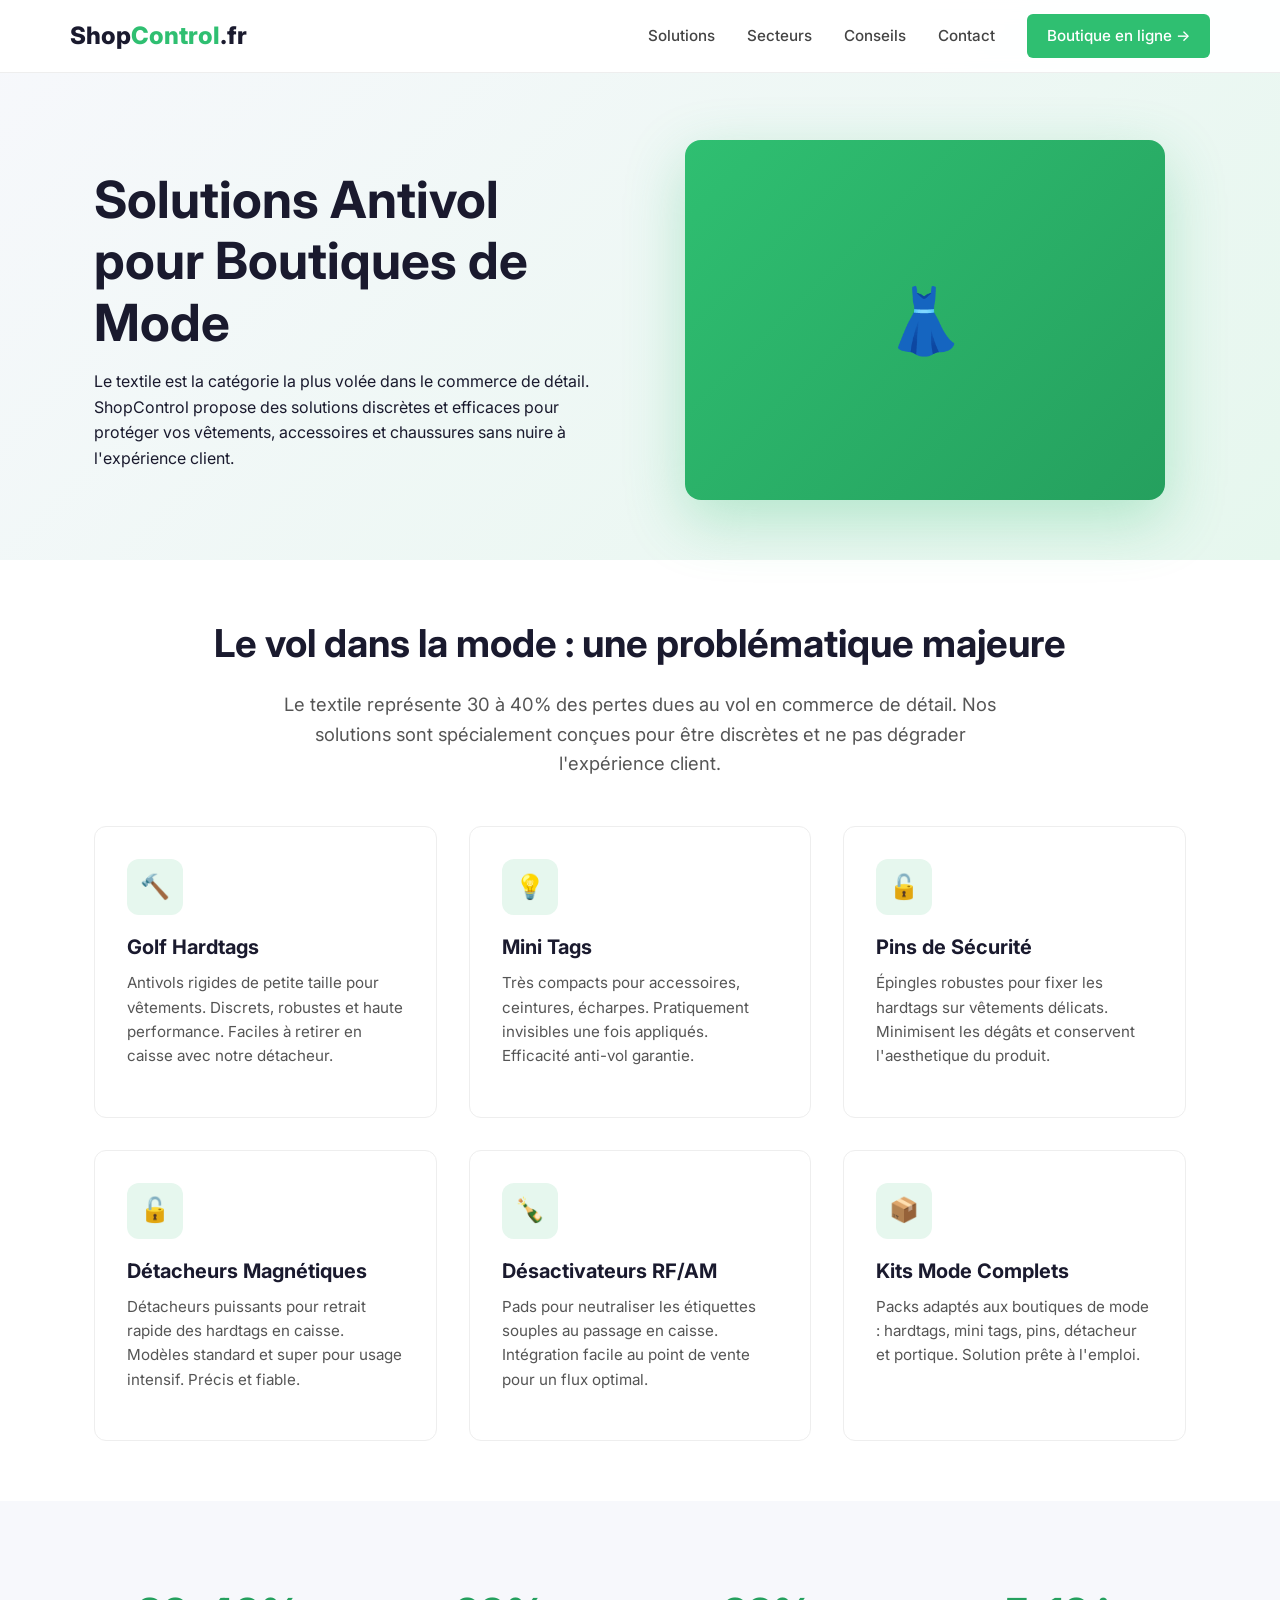
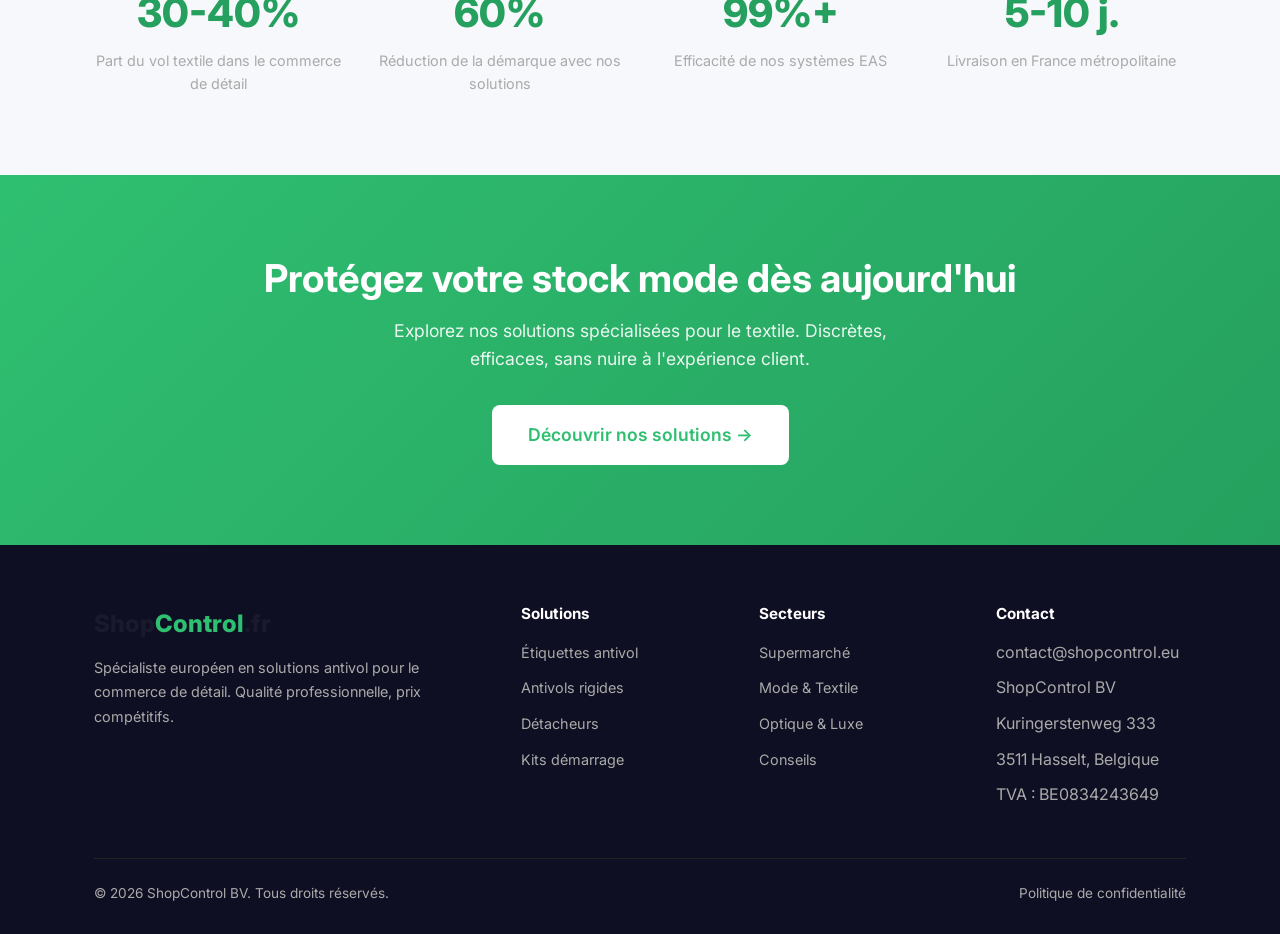
<file: shopcontrol-fr/pages/secteur-mode.html>
<!DOCTYPE html>
<html lang="fr">
<head>
  <meta charset="UTF-8">
  <meta name="viewport" content="width=device-width, initial-scale=1.0">
  <title>Solutions Antivol pour Boutiques de Mode | ShopControl.fr</title>
  <meta name="description" content="Solutions antivol pour mode et textile. Hardtags discrets, mini tags, d&eacute;tacheurs et d&eacute;sactivateurs adapt&eacute;s aux v&ecirc;tements et accessoires.">
  <link rel="preconnect" href="https://fonts.googleapis.com">
  <link href="https://fonts.googleapis.com/css2?family=Inter:wght@400;500;600;700;800&display=swap" rel="stylesheet">
  <link rel="stylesheet" href="../css/style.css">
</head>
<body>

<!-- HEADER -->
<header class="header">
  <div class="header__inner">
    <a href="../" class="logo">Shop<span>Control</span>.fr</a>
    <button class="hamburger" onclick="document.querySelector('.nav').classList.toggle('active')" aria-label="Menu">
      <span></span><span></span><span></span>
    </button>
    <nav class="nav">
      <a href="../#solutions">Solutions</a>
      <a href="../#secteurs">Secteurs</a>
      <a href="blog.html">Conseils</a>
      <a href="contact.html">Contact</a>
      <a href="https://shopcontrol.eu/fr" class="nav__cta" target="_blank">Boutique en ligne &rarr;</a>
    </nav>
  </div>
</header>

<!-- HERO -->
<section class="sector-hero">
  <div class="container">
    <div class="hero__grid">
      <div>
        <h1>Solutions Antivol pour Boutiques de Mode</h1>
        <p>Le textile est la cat&eacute;gorie la plus vol&eacute;e dans le commerce de d&eacute;tail. ShopControl propose des solutions discr&egrave;tes et efficaces pour prot&eacute;ger vos v&ecirc;tements, accessoires et chaussures sans nuire &agrave; l'exp&eacute;rience client.</p>
      </div>
      <div class="hero__visual">
        <div class="hero__visual-placeholder">&#128087;</div>
      </div>
    </div>
  </div>
</section>

<!-- CONTENT -->
<section class="sector-content">
  <div class="container">
    <div class="text-center mb-48">
      <h2>Le vol dans la mode : une probl&eacute;matique majeure</h2>
      <p class="subtitle">Le textile repr&eacute;sente 30 &agrave; 40% des pertes dues au vol en commerce de d&eacute;tail. Nos solutions sont sp&eacute;cialement con&ccedil;ues pour &ecirc;tre discr&egrave;tes et ne pas d&eacute;grader l'exp&eacute;rience client.</p>
    </div>

    <div class="features__grid">
      <div class="feature-card fade-in">
        <div class="feature-card__icon">&#128296;</div>
        <h3>Golf Hardtags</h3>
        <p>Antivols rigides de petite taille pour v&ecirc;tements. Discrets, robustes et haute performance. Faciles &agrave; retirer en caisse avec notre d&eacute;tacheur.</p>
      </div>
      <div class="feature-card fade-in">
        <div class="feature-card__icon">&#128161;</div>
        <h3>Mini Tags</h3>
        <p>Tr&egrave;s compacts pour accessoires, ceintures, &eacute;charpes. Pratiquement invisibles une fois appliqu&eacute;s. Efficacit&eacute; anti-vol garantie.</p>
      </div>
      <div class="feature-card fade-in">
        <div class="feature-card__icon">&#128275;</div>
        <h3>Pins de S&eacute;curit&eacute;</h3>
        <p>&Eacute;pingles robustes pour fixer les hardtags sur v&ecirc;tements d&eacute;licats. Minimisent les d&eacute;g&acirc;ts et conservent l'aesthetique du produit.</p>
      </div>
      <div class="feature-card fade-in">
        <div class="feature-card__icon">&#128275;</div>
        <h3>D&eacute;tacheurs Magn&eacute;tiques</h3>
        <p>D&eacute;tacheurs puissants pour retrait rapide des hardtags en caisse. Mod&egrave;les standard et super pour usage intensif. Pr&eacute;cis et fiable.</p>
      </div>
      <div class="feature-card fade-in">
        <div class="feature-card__icon">&#127870;</div>
        <h3>D&eacute;sactivateurs RF/AM</h3>
        <p>Pads pour neutraliser les &eacute;tiquettes souples au passage en caisse. Int&eacute;gration facile au point de vente pour un flux optimal.</p>
      </div>
      <div class="feature-card fade-in">
        <div class="feature-card__icon">&#128230;</div>
        <h3>Kits Mode Complets</h3>
        <p>Packs adapt&eacute;s aux boutiques de mode : hardtags, mini tags, pins, d&eacute;tacheur et portique. Solution pr&ecirc;te &agrave; l'emploi.</p>
      </div>
    </div>
  </div>
</section>

<!-- STATS -->
<section class="section section--alt">
  <div class="container">
    <div class="stats__grid">
      <div class="fade-in">
        <div class="stat__number">30-40%</div>
        <div class="stat__label">Part du vol textile dans le commerce de d&eacute;tail</div>
      </div>
      <div class="fade-in">
        <div class="stat__number">60%</div>
        <div class="stat__label">R&eacute;duction de la d&eacute;marque avec nos solutions</div>
      </div>
      <div class="fade-in">
        <div class="stat__number">99%+</div>
        <div class="stat__label">Efficacit&eacute; de nos syst&egrave;mes EAS</div>
      </div>
      <div class="fade-in">
        <div class="stat__number">5-10 j.</div>
        <div class="stat__label">Livraison en France m&eacute;tropolitaine</div>
      </div>
    </div>
  </div>
</section>

<!-- CTA -->
<section class="cta-section">
  <div class="container">
    <h2>Prot&eacute;gez votre stock mode d&egrave;s aujourd'hui</h2>
    <p>Explorez nos solutions sp&eacute;cialis&eacute;es pour le textile. Discr&egrave;tes, efficaces, sans nuire &agrave; l'exp&eacute;rience client.</p>
    <a href="https://shopcontrol.eu/fr" class="btn btn--white btn--lg" target="_blank">D&eacute;couvrir nos solutions &rarr;</a>
  </div>
</section>

<!-- FOOTER -->
<footer class="footer">
  <div class="container">
    <div class="footer__grid">
      <div class="footer__brand">
        <div class="logo">Shop<span>Control</span>.fr</div>
        <p>Sp&eacute;cialiste europ&eacute;en en solutions antivol pour le commerce de d&eacute;tail. Qualit&eacute; professionnelle, prix comp&eacute;titifs.</p>
      </div>
      <div>
        <h4>Solutions</h4>
        <ul>
          <li><a href="https://shopcontrol.eu/fr" target="_blank">&Eacute;tiquettes antivol</a></li>
          <li><a href="https://shopcontrol.eu/fr" target="_blank">Antivols rigides</a></li>
          <li><a href="https://shopcontrol.eu/fr" target="_blank">D&eacute;tacheurs</a></li>
          <li><a href="https://shopcontrol.eu/fr" target="_blank">Kits d&eacute;marrage</a></li>
        </ul>
      </div>
      <div>
        <h4>Secteurs</h4>
        <ul>
          <li><a href="secteur-supermarche.html">Supermarch&eacute;</a></li>
          <li><a href="secteur-mode.html">Mode &amp; Textile</a></li>
          <li><a href="secteur-optique.html">Optique &amp; Luxe</a></li>
          <li><a href="blog.html">Conseils</a></li>
        </ul>
      </div>
      <div>
        <h4>Contact</h4>
        <ul>
          <li>contact@shopcontrol.eu</li>
          <li>ShopControl BV</li>
          <li>Kuringerstenweg 333</li>
          <li>3511 Hasselt, Belgique</li>
          <li>TVA : BE0834243649</li>
        </ul>
      </div>
    </div>
    <div class="footer__bottom">
      <span>&copy; 2026 ShopControl BV. Tous droits r&eacute;serv&eacute;s.</span>
      <span><a href="https://shopcontrol.eu/fr/policies/privacy-policy" target="_blank">Politique de confidentialit&eacute;</a></span>
    </div>
  </div>
</footer>

<!-- SCROLL ANIMATION -->
<script>
  const observer = new IntersectionObserver((entries) => {
    entries.forEach(entry => {
      if (entry.isIntersecting) {
        entry.target.classList.add('visible');
      }
    });
  }, { threshold: 0.1 });
  document.querySelectorAll('.fade-in').forEach(el => observer.observe(el));
</script>

</body>
</html>
</file>
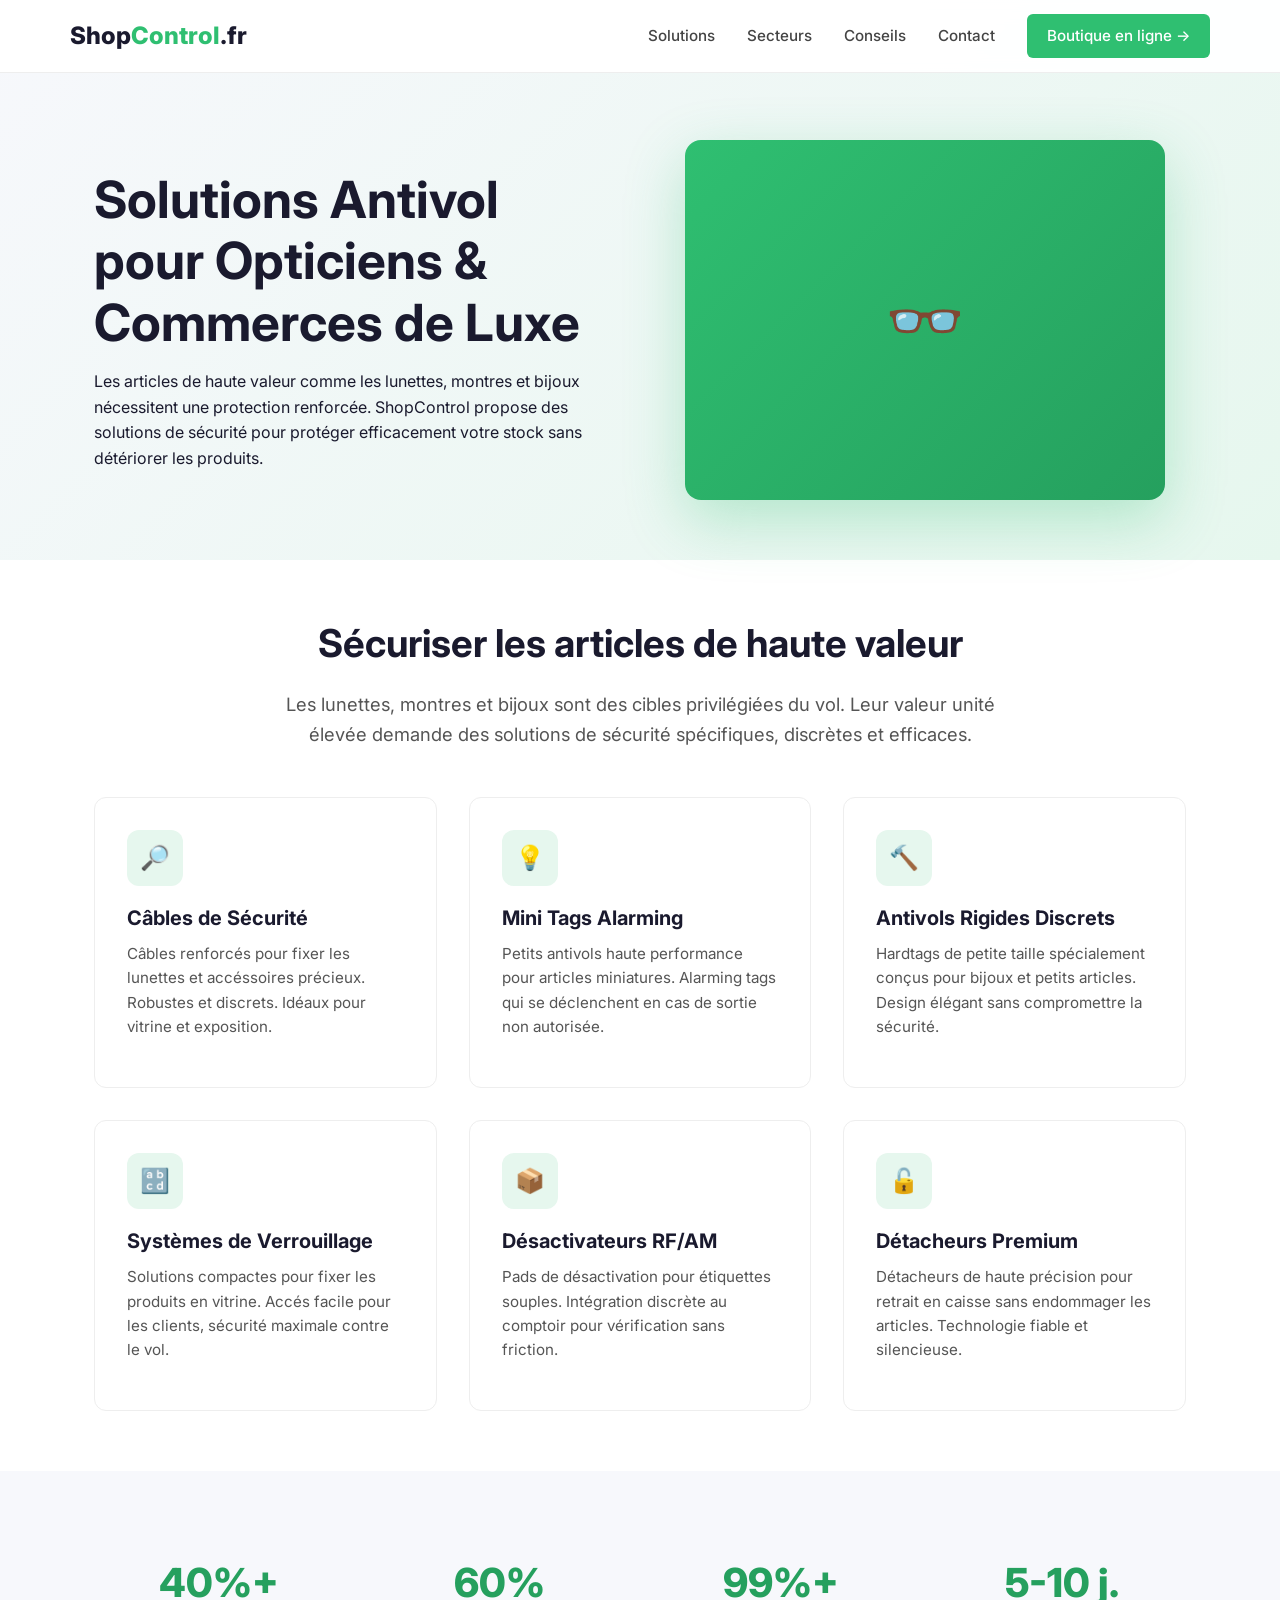
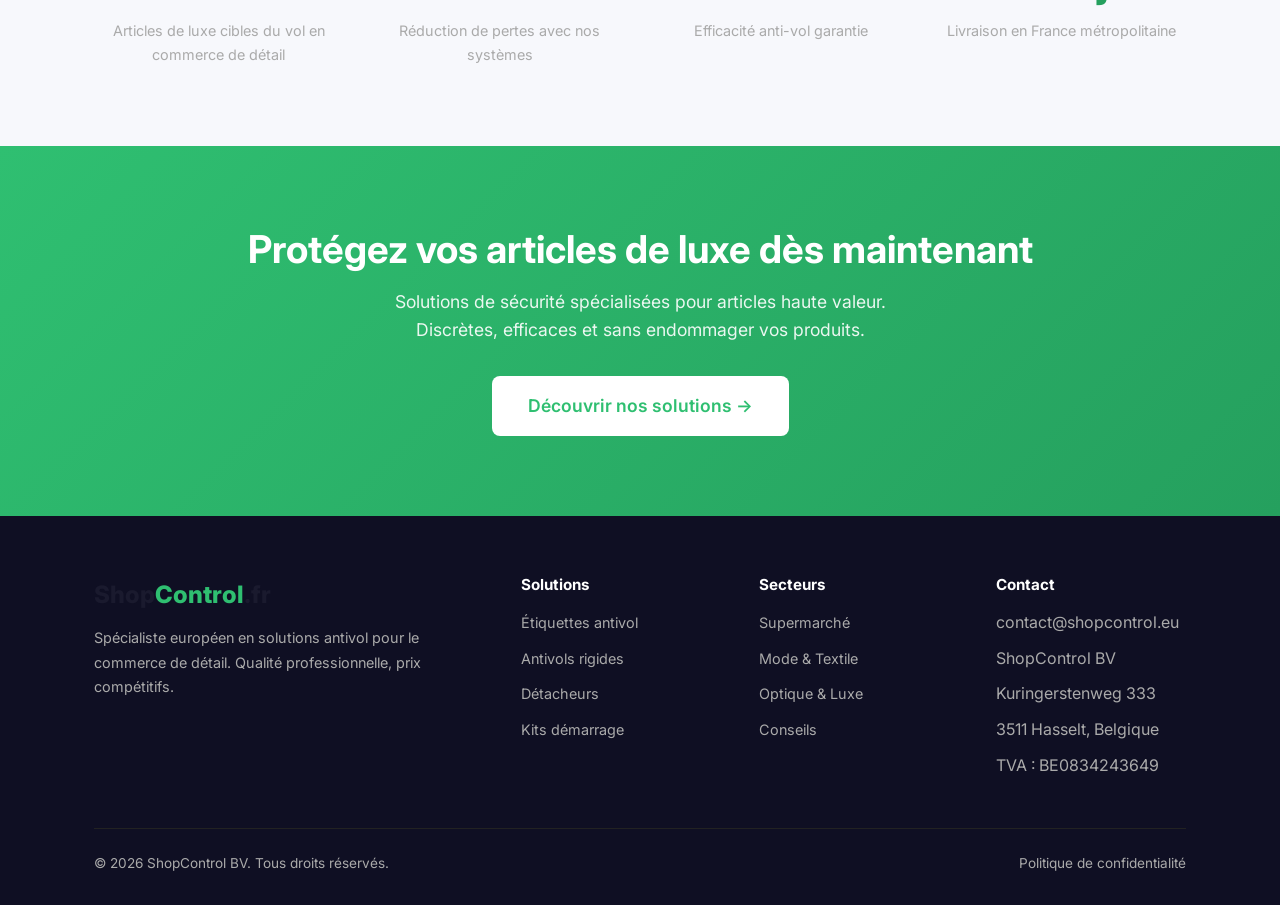
<file: shopcontrol-fr/pages/secteur-optique.html>
<!DOCTYPE html>
<html lang="fr">
<head>
  <meta charset="UTF-8">
  <meta name="viewport" content="width=device-width, initial-scale=1.0">
  <title>Solutions Antivol pour Opticiens &amp; Luxe | ShopControl.fr</title>
  <meta name="description" content="Solutions de s&eacute;curit&eacute; pour articles de luxe. C&acirc;bles de s&eacute;curit&eacute;, mini tags et antivols pour lunettes, montres, bijoux et montures &agrave; haut prix.">
  <link rel="preconnect" href="https://fonts.googleapis.com">
  <link href="https://fonts.googleapis.com/css2?family=Inter:wght@400;500;600;700;800&display=swap" rel="stylesheet">
  <link rel="stylesheet" href="../css/style.css">
</head>
<body>

<!-- HEADER -->
<header class="header">
  <div class="header__inner">
    <a href="../" class="logo">Shop<span>Control</span>.fr</a>
    <button class="hamburger" onclick="document.querySelector('.nav').classList.toggle('active')" aria-label="Menu">
      <span></span><span></span><span></span>
    </button>
    <nav class="nav">
      <a href="../#solutions">Solutions</a>
      <a href="../#secteurs">Secteurs</a>
      <a href="blog.html">Conseils</a>
      <a href="contact.html">Contact</a>
      <a href="https://shopcontrol.eu/fr" class="nav__cta" target="_blank">Boutique en ligne &rarr;</a>
    </nav>
  </div>
</header>

<!-- HERO -->
<section class="sector-hero">
  <div class="container">
    <div class="hero__grid">
      <div>
        <h1>Solutions Antivol pour Opticiens &amp; Commerces de Luxe</h1>
        <p>Les articles de haute valeur comme les lunettes, montres et bijoux n&eacute;cessitent une protection renforc&eacute;e. ShopControl propose des solutions de s&eacute;curit&eacute; pour prot&eacute;ger efficacement votre stock sans d&eacute;t&eacute;riorer les produits.</p>
      </div>
      <div class="hero__visual">
        <div class="hero__visual-placeholder">&#128083;</div>
      </div>
    </div>
  </div>
</section>

<!-- CONTENT -->
<section class="sector-content">
  <div class="container">
    <div class="text-center mb-48">
      <h2>S&eacute;curiser les articles de haute valeur</h2>
      <p class="subtitle">Les lunettes, montres et bijoux sont des cibles privil&eacute;gi&eacute;es du vol. Leur valeur unit&eacute; &eacute;lev&eacute;e demande des solutions de s&eacute;curit&eacute; sp&eacute;cifiques, discrètes et efficaces.</p>
    </div>

    <div class="features__grid">
      <div class="feature-card fade-in">
        <div class="feature-card__icon">&#128270;</div>
        <h3>C&acirc;bles de S&eacute;curit&eacute;</h3>
        <p>C&acirc;bles renforc&eacute;s pour fixer les lunettes et acc&eacute;ssoires pr&eacute;cieux. Robustes et discrets. Id&eacute;aux pour vitrine et exposition.</p>
      </div>
      <div class="feature-card fade-in">
        <div class="feature-card__icon">&#128161;</div>
        <h3>Mini Tags Alarming</h3>
        <p>Petits antivols haute performance pour articles miniatures. Alarming tags qui se d&eacute;clenchent en cas de sortie non autoris&eacute;e.</p>
      </div>
      <div class="feature-card fade-in">
        <div class="feature-card__icon">&#128296;</div>
        <h3>Antivols Rigides Discrets</h3>
        <p>Hardtags de petite taille sp&eacute;cialement con&ccedil;us pour bijoux et petits articles. Design &eacute;l&eacute;gant sans compromettre la s&eacute;curit&eacute;.</p>
      </div>
      <div class="feature-card fade-in">
        <div class="feature-card__icon">&#128289;</div>
        <h3>Syst&egrave;mes de Verrouillage</h3>
        <p>Solutions compactes pour fixer les produits en vitrine. Acc&eacute;s facile pour les clients, s&eacute;curit&eacute; maximale contre le vol.</p>
      </div>
      <div class="feature-card fade-in">
        <div class="feature-card__icon">&#128230;</div>
        <h3>D&eacute;sactivateurs RF/AM</h3>
        <p>Pads de d&eacute;sactivation pour &eacute;tiquettes souples. Int&eacute;gration discr&egrave;te au comptoir pour v&eacute;rification sans friction.</p>
      </div>
      <div class="feature-card fade-in">
        <div class="feature-card__icon">&#128275;</div>
        <h3>D&eacute;tacheurs Premium</h3>
        <p>D&eacute;tacheurs de haute pr&eacute;cision pour retrait en caisse sans endommager les articles. Technologie fiable et silencieuse.</p>
      </div>
    </div>
  </div>
</section>

<!-- STATS -->
<section class="section section--alt">
  <div class="container">
    <div class="stats__grid">
      <div class="fade-in">
        <div class="stat__number">40%+</div>
        <div class="stat__label">Articles de luxe cibles du vol en commerce de d&eacute;tail</div>
      </div>
      <div class="fade-in">
        <div class="stat__number">60%</div>
        <div class="stat__label">R&eacute;duction de pertes avec nos syst&egrave;mes</div>
      </div>
      <div class="fade-in">
        <div class="stat__number">99%+</div>
        <div class="stat__label">Efficacit&eacute; anti-vol garantie</div>
      </div>
      <div class="fade-in">
        <div class="stat__number">5-10 j.</div>
        <div class="stat__label">Livraison en France m&eacute;tropolitaine</div>
      </div>
    </div>
  </div>
</section>

<!-- CTA -->
<section class="cta-section">
  <div class="container">
    <h2>Prot&eacute;gez vos articles de luxe d&egrave;s maintenant</h2>
    <p>Solutions de s&eacute;curit&eacute; sp&eacute;cialis&eacute;es pour articles haute valeur. Discr&egrave;tes, efficaces et sans endommager vos produits.</p>
    <a href="https://shopcontrol.eu/fr" class="btn btn--white btn--lg" target="_blank">D&eacute;couvrir nos solutions &rarr;</a>
  </div>
</section>

<!-- FOOTER -->
<footer class="footer">
  <div class="container">
    <div class="footer__grid">
      <div class="footer__brand">
        <div class="logo">Shop<span>Control</span>.fr</div>
        <p>Sp&eacute;cialiste europ&eacute;en en solutions antivol pour le commerce de d&eacute;tail. Qualit&eacute; professionnelle, prix comp&eacute;titifs.</p>
      </div>
      <div>
        <h4>Solutions</h4>
        <ul>
          <li><a href="https://shopcontrol.eu/fr" target="_blank">&Eacute;tiquettes antivol</a></li>
          <li><a href="https://shopcontrol.eu/fr" target="_blank">Antivols rigides</a></li>
          <li><a href="https://shopcontrol.eu/fr" target="_blank">D&eacute;tacheurs</a></li>
          <li><a href="https://shopcontrol.eu/fr" target="_blank">Kits d&eacute;marrage</a></li>
        </ul>
      </div>
      <div>
        <h4>Secteurs</h4>
        <ul>
          <li><a href="secteur-supermarche.html">Supermarch&eacute;</a></li>
          <li><a href="secteur-mode.html">Mode &amp; Textile</a></li>
          <li><a href="secteur-optique.html">Optique &amp; Luxe</a></li>
          <li><a href="blog.html">Conseils</a></li>
        </ul>
      </div>
      <div>
        <h4>Contact</h4>
        <ul>
          <li>contact@shopcontrol.eu</li>
          <li>ShopControl BV</li>
          <li>Kuringerstenweg 333</li>
          <li>3511 Hasselt, Belgique</li>
          <li>TVA : BE0834243649</li>
        </ul>
      </div>
    </div>
    <div class="footer__bottom">
      <span>&copy; 2026 ShopControl BV. Tous droits r&eacute;serv&eacute;s.</span>
      <span><a href="https://shopcontrol.eu/fr/policies/privacy-policy" target="_blank">Politique de confidentialit&eacute;</a></span>
    </div>
  </div>
</footer>

<!-- SCROLL ANIMATION -->
<script>
  const observer = new IntersectionObserver((entries) => {
    entries.forEach(entry => {
      if (entry.isIntersecting) {
        entry.target.classList.add('visible');
      }
    });
  }, { threshold: 0.1 });
  document.querySelectorAll('.fade-in').forEach(el => observer.observe(el));
</script>

</body>
</html>
</file>
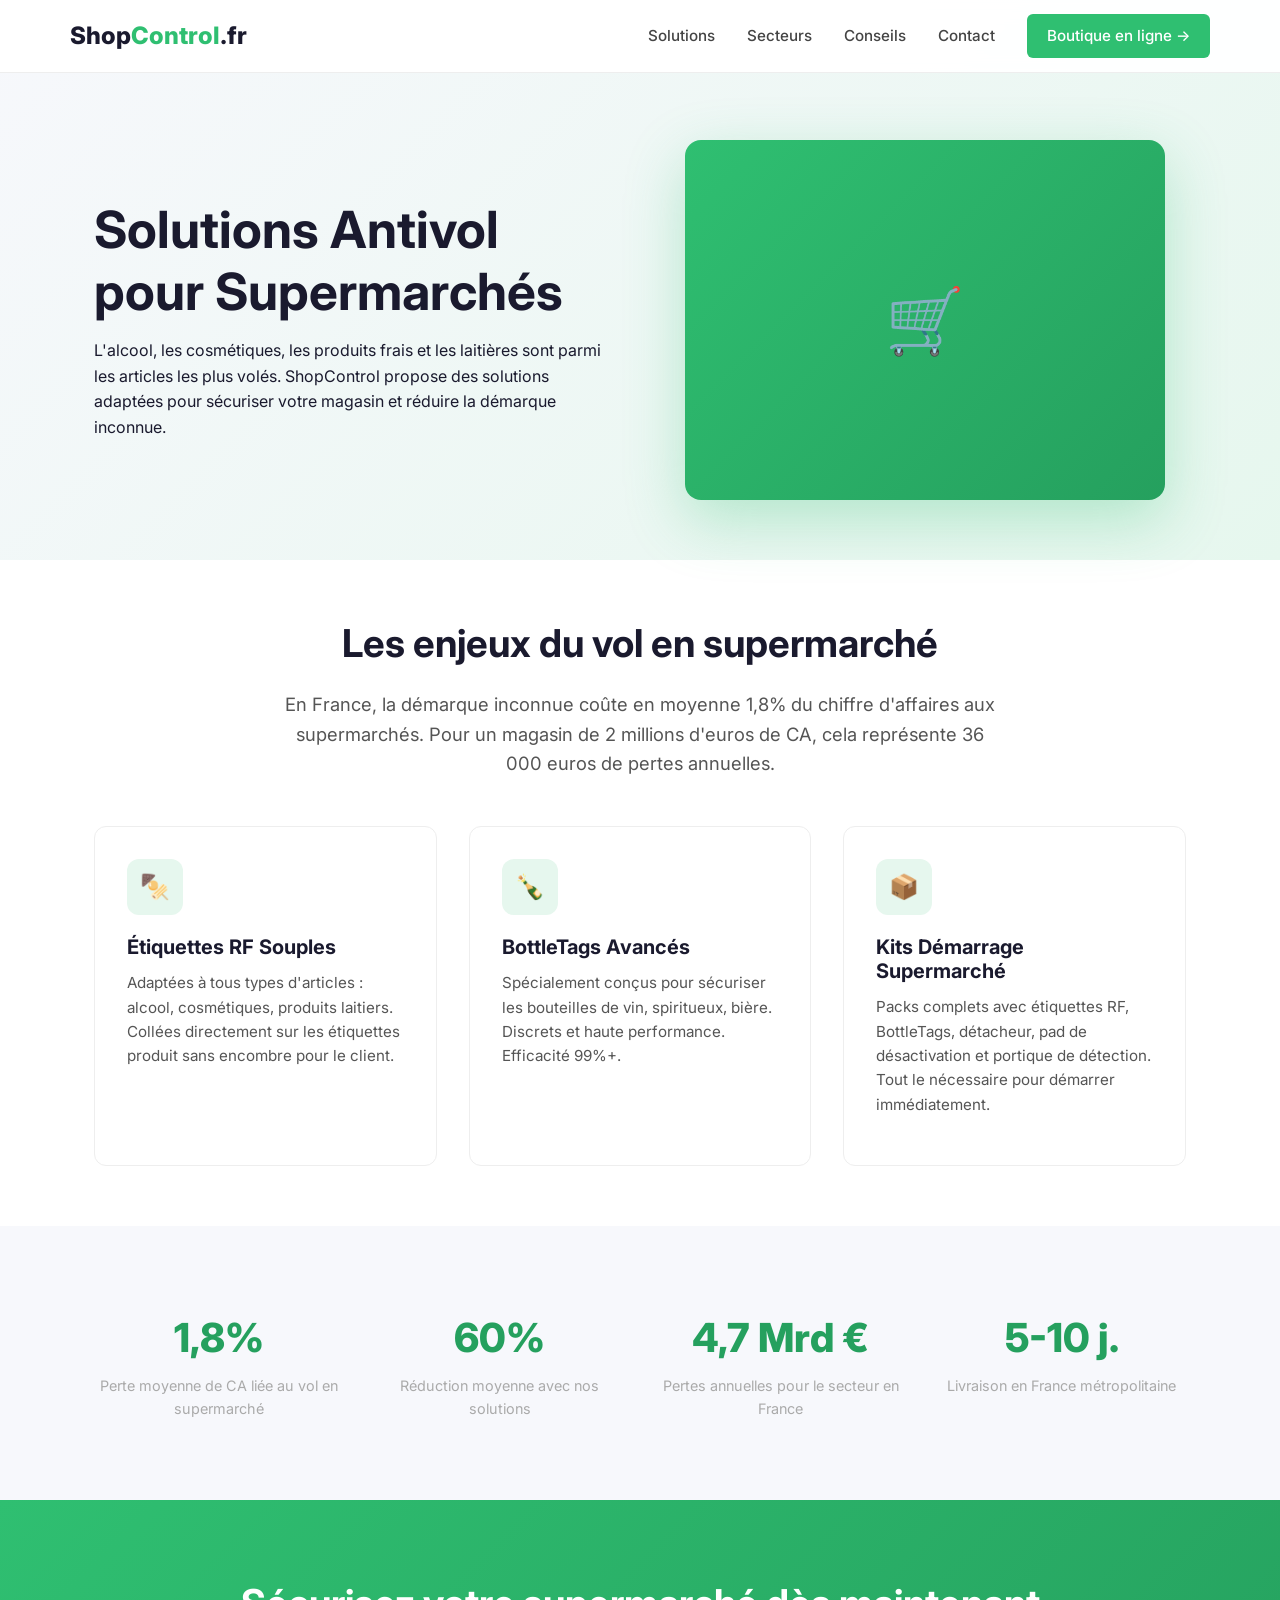
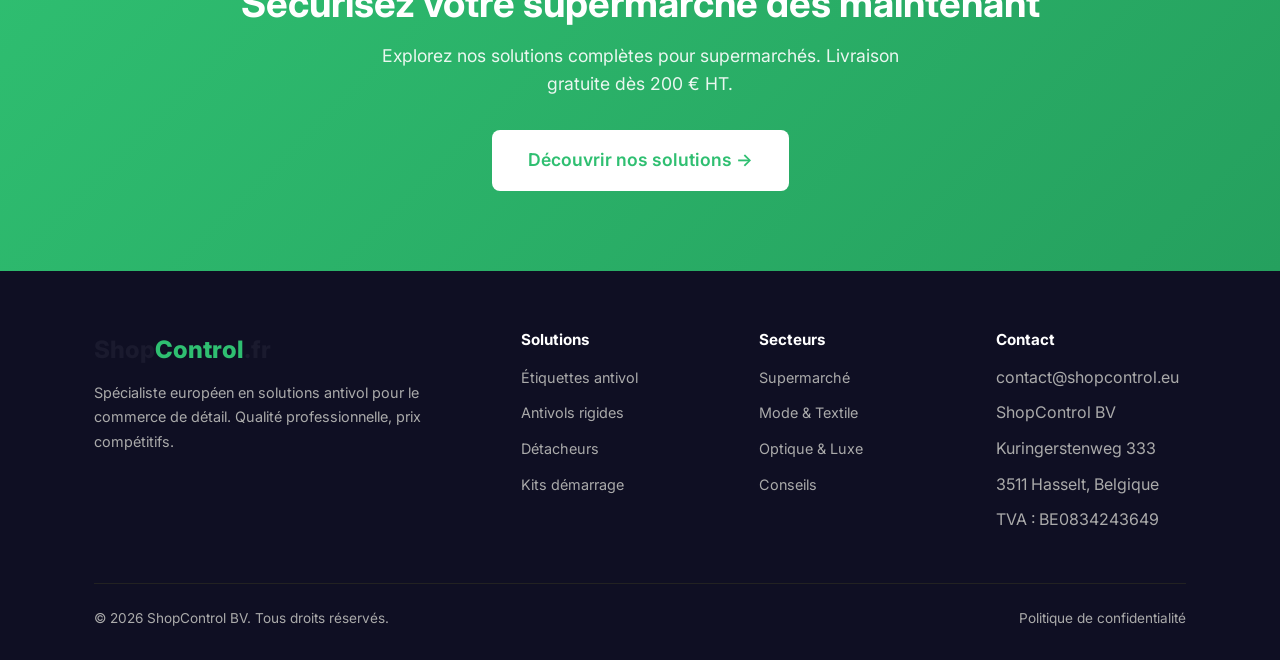
<file: shopcontrol-fr/pages/secteur-supermarche.html>
<!DOCTYPE html>
<html lang="fr">
<head>
  <meta charset="UTF-8">
  <meta name="viewport" content="width=device-width, initial-scale=1.0">
  <title>Solutions Antivol pour Supermarch&eacute;s | ShopControl.fr</title>
  <meta name="description" content="Solutions antivol sp&eacute;cialis&eacute;es pour supermarch&eacute;s. Prot&eacute;gez l'alcool, les cosm&eacute;tiques, les produits frais avec nos &eacute;tiquettes RF et BottleTags.">
  <link rel="preconnect" href="https://fonts.googleapis.com">
  <link href="https://fonts.googleapis.com/css2?family=Inter:wght@400;500;600;700;800&display=swap" rel="stylesheet">
  <link rel="stylesheet" href="../css/style.css">
</head>
<body>

<!-- HEADER -->
<header class="header">
  <div class="header__inner">
    <a href="../" class="logo">Shop<span>Control</span>.fr</a>
    <button class="hamburger" onclick="document.querySelector('.nav').classList.toggle('active')" aria-label="Menu">
      <span></span><span></span><span></span>
    </button>
    <nav class="nav">
      <a href="../#solutions">Solutions</a>
      <a href="../#secteurs">Secteurs</a>
      <a href="blog.html">Conseils</a>
      <a href="contact.html">Contact</a>
      <a href="https://shopcontrol.eu/fr" class="nav__cta" target="_blank">Boutique en ligne &rarr;</a>
    </nav>
  </div>
</header>

<!-- HERO -->
<section class="sector-hero">
  <div class="container">
    <div class="hero__grid">
      <div>
        <h1>Solutions Antivol pour Supermarch&eacute;s</h1>
        <p>L'alcool, les cosm&eacute;tiques, les produits frais et les laiti&egrave;res sont parmi les articles les plus vol&eacute;s. ShopControl propose des solutions adapt&eacute;es pour s&eacute;curiser votre magasin et r&eacute;duire la d&eacute;marque inconnue.</p>
      </div>
      <div class="hero__visual">
        <div class="hero__visual-placeholder">&#128722;</div>
      </div>
    </div>
  </div>
</section>

<!-- CONTENT -->
<section class="sector-content">
  <div class="container">
    <div class="text-center mb-48">
      <h2>Les enjeux du vol en supermarch&eacute;</h2>
      <p class="subtitle">En France, la d&eacute;marque inconnue co&ucirc;te en moyenne 1,8% du chiffre d'affaires aux supermarch&eacute;s. Pour un magasin de 2 millions d'euros de CA, cela repr&eacute;sente 36 000 euros de pertes annuelles.</p>
    </div>

    <div class="features__grid">
      <div class="feature-card fade-in">
        <div class="feature-card__icon">&#127842;</div>
        <h3>&Eacute;tiquettes RF Souples</h3>
        <p>Adapt&eacute;es &agrave; tous types d'articles : alcool, cosm&eacute;tiques, produits laitiers. Coll&eacute;es directement sur les &eacute;tiquettes produit sans encombre pour le client.</p>
      </div>
      <div class="feature-card fade-in">
        <div class="feature-card__icon">&#127870;</div>
        <h3>BottleTags Avanc&eacute;s</h3>
        <p>Sp&eacute;cialement con&ccedil;us pour s&eacute;curiser les bouteilles de vin, spiritueux, bi&egrave;re. Discrets et haute performance. Efficacit&eacute; 99%+.</p>
      </div>
      <div class="feature-card fade-in">
        <div class="feature-card__icon">&#128230;</div>
        <h3>Kits D&eacute;marrage Supermarch&eacute;</h3>
        <p>Packs complets avec &eacute;tiquettes RF, BottleTags, d&eacute;tacheur, pad de d&eacute;sactivation et portique de d&eacute;tection. Tout le n&eacute;cessaire pour d&eacute;marrer imm&eacute;diatement.</p>
      </div>
    </div>
  </div>
</section>

<!-- STATS -->
<section class="section section--alt">
  <div class="container">
    <div class="stats__grid">
      <div class="fade-in">
        <div class="stat__number">1,8%</div>
        <div class="stat__label">Perte moyenne de CA li&eacute;e au vol en supermarch&eacute;</div>
      </div>
      <div class="fade-in">
        <div class="stat__number">60%</div>
        <div class="stat__label">R&eacute;duction moyenne avec nos solutions</div>
      </div>
      <div class="fade-in">
        <div class="stat__number">4,7 Mrd &euro;</div>
        <div class="stat__label">Pertes annuelles pour le secteur en France</div>
      </div>
      <div class="fade-in">
        <div class="stat__number">5-10 j.</div>
        <div class="stat__label">Livraison en France m&eacute;tropolitaine</div>
      </div>
    </div>
  </div>
</section>

<!-- CTA -->
<section class="cta-section">
  <div class="container">
    <h2>S&eacute;curisez votre supermarch&eacute; d&egrave;s maintenant</h2>
    <p>Explorez nos solutions compl&egrave;tes pour supermarch&eacute;s. Livraison gratuite d&egrave;s 200 &euro; HT.</p>
    <a href="https://shopcontrol.eu/fr" class="btn btn--white btn--lg" target="_blank">D&eacute;couvrir nos solutions &rarr;</a>
  </div>
</section>

<!-- FOOTER -->
<footer class="footer">
  <div class="container">
    <div class="footer__grid">
      <div class="footer__brand">
        <div class="logo">Shop<span>Control</span>.fr</div>
        <p>Sp&eacute;cialiste europ&eacute;en en solutions antivol pour le commerce de d&eacute;tail. Qualit&eacute; professionnelle, prix comp&eacute;titifs.</p>
      </div>
      <div>
        <h4>Solutions</h4>
        <ul>
          <li><a href="https://shopcontrol.eu/fr" target="_blank">&Eacute;tiquettes antivol</a></li>
          <li><a href="https://shopcontrol.eu/fr" target="_blank">Antivols rigides</a></li>
          <li><a href="https://shopcontrol.eu/fr" target="_blank">D&eacute;tacheurs</a></li>
          <li><a href="https://shopcontrol.eu/fr" target="_blank">Kits d&eacute;marrage</a></li>
        </ul>
      </div>
      <div>
        <h4>Secteurs</h4>
        <ul>
          <li><a href="secteur-supermarche.html">Supermarch&eacute;</a></li>
          <li><a href="secteur-mode.html">Mode &amp; Textile</a></li>
          <li><a href="secteur-optique.html">Optique &amp; Luxe</a></li>
          <li><a href="blog.html">Conseils</a></li>
        </ul>
      </div>
      <div>
        <h4>Contact</h4>
        <ul>
          <li>contact@shopcontrol.eu</li>
          <li>ShopControl BV</li>
          <li>Kuringerstenweg 333</li>
          <li>3511 Hasselt, Belgique</li>
          <li>TVA : BE0834243649</li>
        </ul>
      </div>
    </div>
    <div class="footer__bottom">
      <span>&copy; 2026 ShopControl BV. Tous droits r&eacute;serv&eacute;s.</span>
      <span><a href="https://shopcontrol.eu/fr/policies/privacy-policy" target="_blank">Politique de confidentialit&eacute;</a></span>
    </div>
  </div>
</footer>

<!-- SCROLL ANIMATION -->
<script>
  const observer = new IntersectionObserver((entries) => {
    entries.forEach(entry => {
      if (entry.isIntersecting) {
        entry.target.classList.add('visible');
      }
    });
  }, { threshold: 0.1 });
  document.querySelectorAll('.fade-in').forEach(el => observer.observe(el));
</script>

</body>
</html>
</file>
<file: shopcontrol-fr/css/style.css>
/* ========== RESET & BASE ========== */
*, *::before, *::after { box-sizing: border-box; margin: 0; padding: 0; }
html { scroll-behavior: smooth; }
body {
  font-family: 'Inter', -apple-system, BlinkMacSystemFont, 'Segoe UI', sans-serif;
  color: #1a1a2e;
  line-height: 1.6;
  background: #fff;
}
a { text-decoration: none; color: inherit; }
img { max-width: 100%; display: block; }
ul { list-style: none; }

/* ========== UTILITIES ========== */
.container { max-width: 1140px; margin: 0 auto; padding: 0 24px; }
.section { padding: 80px 0; }
.section--alt { background: #f7f8fc; }
.section--dark { background: #1a1a2e; color: #fff; }
.text-center { text-align: center; }
.mb-16 { margin-bottom: 16px; }
.mb-24 { margin-bottom: 24px; }
.mb-48 { margin-bottom: 48px; }

/* ========== TYPOGRAPHY ========== */
h1, h2, h3, h4 { font-weight: 700; line-height: 1.2; }
h1 { font-size: clamp(2rem, 5vw, 3.2rem); }
h2 { font-size: clamp(1.6rem, 3.5vw, 2.4rem); }
h3 { font-size: 1.25rem; }
.subtitle { font-size: 1.15rem; color: #555; max-width: 640px; margin: 0 auto 40px; }
.tag { display: inline-block; background: #e6f7ee; color: #2FBF71; font-size: 0.8rem; font-weight: 600; padding: 4px 12px; border-radius: 20px; margin-bottom: 12px; text-transform: uppercase; letter-spacing: 0.5px; }

/* ========== BUTTONS ========== */
.btn {
  display: inline-flex; align-items: center; gap: 8px;
  padding: 14px 28px; border-radius: 8px;
  font-weight: 600; font-size: 1rem;
  transition: all 0.3s ease; cursor: pointer; border: none;
}
.btn--primary { background: #2FBF71; color: #fff; }
.btn--primary:hover { background: #239b58; transform: translateY(-2px); box-shadow: 0 4px 12px rgba(47,191,113,0.3); }
.btn--outline { background: transparent; color: #2FBF71; border: 2px solid #2FBF71; }
.btn--outline:hover { background: #2FBF71; color: #fff; }
.btn--white { background: #fff; color: #2FBF71; }
.btn--white:hover { background: #f0f0f0; transform: translateY(-2px); }
.btn--lg { padding: 16px 36px; font-size: 1.1rem; }

/* ========== HEADER / NAV ========== */
.header {
  position: fixed; top: 0; left: 0; right: 0; z-index: 100;
  background: rgba(255,255,255,0.95); backdrop-filter: blur(10px);
  border-bottom: 1px solid #eee; padding: 0 24px;
}
.header__inner { display: flex; align-items: center; justify-content: space-between; max-width: 1140px; margin: 0 auto; height: 72px; }
.logo { font-size: 1.5rem; font-weight: 800; color: #1a1a2e; }
.logo span { color: #2FBF71; }
.nav { display: flex; align-items: center; gap: 32px; }
.nav a { font-weight: 500; font-size: 0.95rem; color: #444; transition: color 0.2s; }
.nav a:hover { color: #2FBF71; }
.nav__cta { background: #2FBF71; color: #fff !important; padding: 10px 20px; border-radius: 6px; }
.nav__cta:hover { background: #239b58; }

/* Mobile nav */
.hamburger { display: none; flex-direction: column; gap: 5px; cursor: pointer; background: none; border: none; padding: 4px; }
.hamburger span { display: block; width: 24px; height: 2px; background: #1a1a2e; transition: 0.3s; }

@media (max-width: 768px) {
  .hamburger { display: flex; }
  .nav { display: none; position: absolute; top: 72px; left: 0; right: 0; background: #fff; flex-direction: column; padding: 24px; gap: 20px; border-bottom: 1px solid #eee; box-shadow: 0 4px 12px rgba(0,0,0,0.1); }
  .nav.active { display: flex; }
}

/* ========== HERO ========== */
.hero {
  padding: 140px 0 80px;
  background: linear-gradient(135deg, #f7f8fc 0%, #e6f7ee 100%);
  position: relative; overflow: hidden;
}
.hero__grid { display: grid; grid-template-columns: 1fr 1fr; gap: 48px; align-items: center; }
.hero__badge { display: inline-flex; align-items: center; gap: 8px; background: #fff; padding: 6px 16px; border-radius: 20px; font-size: 0.85rem; font-weight: 500; color: #2FBF71; margin-bottom: 20px; box-shadow: 0 2px 8px rgba(0,0,0,0.06); }
.hero__badge::before { content: ''; width: 8px; height: 8px; background: #22c55e; border-radius: 50%; }
.hero h1 { margin-bottom: 20px; }
.hero p { font-size: 1.15rem; color: #555; margin-bottom: 32px; max-width: 520px; }
.hero__buttons { display: flex; gap: 16px; flex-wrap: wrap; }
.hero__visual { display: flex; justify-content: center; align-items: center; }
.hero__visual-placeholder {
  width: 100%; max-width: 480px; aspect-ratio: 4/3;
  background: linear-gradient(135deg, #2FBF71 0%, #25a05e 100%);
  border-radius: 16px; display: flex; align-items: center; justify-content: center;
  color: #fff; font-size: 4rem; box-shadow: 0 20px 60px rgba(47,191,113,0.3);
}

@media (max-width: 768px) {
  .hero__grid { grid-template-columns: 1fr; text-align: center; }
  .hero p { margin: 0 auto 32px; }
  .hero__buttons { justify-content: center; }
  .hero__visual { order: -1; }
}

/* ========== STATS BAR ========== */
.stats { background: #1a1a2e; padding: 40px 0; }
.stats__grid { display: grid; grid-template-columns: repeat(4, 1fr); gap: 32px; text-align: center; }
.stat__number { font-size: 2.5rem; font-weight: 800; color: #25a05e; }
.stat__label { font-size: 0.9rem; color: #aaa; margin-top: 4px; }

@media (max-width: 768px) {
  .stats__grid { grid-template-columns: repeat(2, 1fr); gap: 24px; }
}

/* ========== FEATURES / BENEFITS ========== */
.features__grid { display: grid; grid-template-columns: repeat(3, 1fr); gap: 32px; }
.feature-card {
  background: #fff; border-radius: 12px; padding: 32px;
  border: 1px solid #eee; transition: all 0.3s;
}
.feature-card:hover { transform: translateY(-4px); box-shadow: 0 12px 40px rgba(0,0,0,0.08); border-color: #2FBF71; }
.feature-card__icon {
  width: 56px; height: 56px; border-radius: 12px;
  background: #e6f7ee; display: flex; align-items: center; justify-content: center;
  font-size: 1.5rem; margin-bottom: 20px;
}
.feature-card h3 { margin-bottom: 12px; }
.feature-card p { color: #666; font-size: 0.95rem; }

@media (max-width: 768px) {
  .features__grid { grid-template-columns: 1fr; }
}

/* ========== SECTORS ========== */
.sectors__grid { display: grid; grid-template-columns: repeat(3, 1fr); gap: 24px; }
.sector-card {
  position: relative; border-radius: 12px; overflow: hidden;
  aspect-ratio: 4/3; display: flex; align-items: flex-end;
  background: linear-gradient(135deg, #1a1a2e 0%, #2d2d5e 100%);
  transition: transform 0.3s; cursor: pointer;
}
.sector-card:hover { transform: translateY(-4px); }
.sector-card__content { padding: 24px; width: 100%; z-index: 1; }
.sector-card__icon { font-size: 2rem; margin-bottom: 8px; }
.sector-card h3 { color: #fff; margin-bottom: 4px; }
.sector-card p { color: #ccc; font-size: 0.85rem; }
.sector-card__arrow { position: absolute; top: 16px; right: 16px; color: #25a05e; font-size: 1.2rem; transition: transform 0.3s; }
.sector-card:hover .sector-card__arrow { transform: translate(4px, -4px); }

@media (max-width: 768px) {
  .sectors__grid { grid-template-columns: 1fr; }
}

/* ========== TESTIMONIALS ========== */
.testimonials__grid { display: grid; grid-template-columns: repeat(3, 1fr); gap: 24px; }
.testimonial-card {
  background: #fff; border-radius: 12px; padding: 32px;
  border: 1px solid #eee; position: relative;
}
.testimonial-card__stars { color: #f59e0b; margin-bottom: 16px; font-size: 1.1rem; }
.testimonial-card p { color: #555; font-style: italic; margin-bottom: 20px; font-size: 0.95rem; }
.testimonial-card__author { font-weight: 600; font-size: 0.9rem; }
.testimonial-card__role { color: #888; font-size: 0.8rem; }

@media (max-width: 768px) {
  .testimonials__grid { grid-template-columns: 1fr; }
}

/* ========== BLOG PREVIEW ========== */
.blog__grid { display: grid; grid-template-columns: repeat(3, 1fr); gap: 24px; }
.blog-card {
  background: #fff; border-radius: 12px; overflow: hidden;
  border: 1px solid #eee; transition: all 0.3s;
}
.blog-card:hover { transform: translateY(-4px); box-shadow: 0 12px 40px rgba(0,0,0,0.08); }
.blog-card__image {
  height: 200px; background: linear-gradient(135deg, #e6f7ee, #d0f0de);
  display: flex; align-items: center; justify-content: center; font-size: 3rem;
}
.blog-card__content { padding: 24px; }
.blog-card__tag { font-size: 0.75rem; color: #2FBF71; font-weight: 600; text-transform: uppercase; margin-bottom: 8px; }
.blog-card h3 { font-size: 1.1rem; margin-bottom: 8px; }
.blog-card p { color: #666; font-size: 0.9rem; margin-bottom: 16px; }
.blog-card__link { color: #2FBF71; font-weight: 600; font-size: 0.9rem; display: inline-flex; align-items: center; gap: 4px; }

@media (max-width: 768px) {
  .blog__grid { grid-template-columns: 1fr; }
}

/* ========== CTA SECTION ========== */
.cta-section {
  background: linear-gradient(135deg, #2FBF71 0%, #25a05e 100%);
  padding: 80px 0; text-align: center; color: #fff;
}
.cta-section h2 { margin-bottom: 16px; }
.cta-section p { font-size: 1.1rem; opacity: 0.9; margin-bottom: 32px; max-width: 560px; margin-left: auto; margin-right: auto; }
.cta-section .btn { font-size: 1.1rem; }

/* ========== FOOTER ========== */
.footer { background: #0f0f23; color: #aaa; padding: 60px 0 30px; }
.footer__grid { display: grid; grid-template-columns: 2fr 1fr 1fr 1fr; gap: 48px; margin-bottom: 40px; }
.footer__brand p { margin-top: 12px; font-size: 0.9rem; line-height: 1.7; }
.footer h4 { color: #fff; margin-bottom: 16px; font-size: 0.95rem; }
.footer ul li { margin-bottom: 10px; }
.footer ul a { font-size: 0.9rem; transition: color 0.2s; }
.footer ul a:hover { color: #25a05e; }
.footer__bottom { border-top: 1px solid #222; padding-top: 24px; display: flex; justify-content: space-between; font-size: 0.85rem; }

@media (max-width: 768px) {
  .footer__grid { grid-template-columns: 1fr; gap: 32px; }
  .footer__bottom { flex-direction: column; gap: 8px; }
}

/* ========== SECTOR PAGE ========== */
.sector-hero { padding: 140px 0 60px; background: linear-gradient(135deg, #f7f8fc 0%, #e6f7ee 100%); }
.sector-hero h1 { margin-bottom: 16px; }
.sector-content { padding: 60px 0; }
.sector-content h2 { margin-bottom: 24px; }
.sector-content p { color: #555; margin-bottom: 16px; max-width: 720px; }
.sector-content ul { margin: 16px 0 24px 20px; }
.sector-content li { color: #555; margin-bottom: 8px; list-style: disc; }
.product-highlight { display: grid; grid-template-columns: repeat(auto-fit, minmax(280px, 1fr)); gap: 24px; margin-top: 32px; }
.product-highlight__item {
  background: #fff; border: 1px solid #eee; border-radius: 12px; padding: 24px;
  transition: all 0.3s;
}
.product-highlight__item:hover { border-color: #2FBF71; box-shadow: 0 8px 24px rgba(0,0,0,0.06); }
.product-highlight__item h4 { margin-bottom: 8px; }
.product-highlight__item p { font-size: 0.9rem; color: #666; margin-bottom: 12px; }

/* ========== BLOG PAGE ========== */
.blog-hero { padding: 140px 0 40px; background: linear-gradient(135deg, #f7f8fc 0%, #e6f7ee 100%); text-align: center; }
.blog-list { padding: 60px 0; }
.blog-list__grid { display: grid; grid-template-columns: repeat(2, 1fr); gap: 32px; }

@media (max-width: 768px) {
  .blog-list__grid { grid-template-columns: 1fr; }
}

/* ========== CONTACT PAGE ========== */
.contact-hero { padding: 140px 0 40px; background: linear-gradient(135deg, #f7f8fc 0%, #e6f7ee 100%); text-align: center; }
.contact-grid { display: grid; grid-template-columns: 1fr 1fr; gap: 48px; padding: 60px 0; }
.contact-info__item { display: flex; gap: 16px; margin-bottom: 24px; }
.contact-info__icon { width: 48px; height: 48px; background: #e6f7ee; border-radius: 10px; display: flex; align-items: center; justify-content: center; font-size: 1.3rem; flex-shrink: 0; }
.contact-info__text h4 { margin-bottom: 4px; }
.contact-info__text p { color: #666; font-size: 0.9rem; }

@media (max-width: 768px) {
  .contact-grid { grid-template-columns: 1fr; }
}

/* ========== NEWS TICKER ========== */
.news-ticker { display: grid; grid-template-columns: repeat(2, 1fr); gap: 20px; }
.news-item {
  display: flex; gap: 16px; padding: 20px; background: #fff;
  border: 1px solid #eee; border-radius: 12px; transition: all 0.3s;
  align-items: flex-start;
}
.news-item:hover { border-color: #2FBF71; box-shadow: 0 4px 16px rgba(47,191,113,0.1); }
.news-item__date {
  flex-shrink: 0; width: 56px; height: 56px; background: #1a1a2e;
  border-radius: 10px; display: flex; flex-direction: column;
  align-items: center; justify-content: center; color: #fff;
}
.news-item__day { font-size: 1.3rem; font-weight: 800; line-height: 1; }
.news-item__month { font-size: 0.65rem; text-transform: uppercase; opacity: 0.7; }
.news-item__content h4 { font-size: 0.95rem; margin-bottom: 4px; line-height: 1.3; }
.news-item__content p { font-size: 0.85rem; color: #666; line-height: 1.5; }
.news-item__source { font-size: 0.75rem; color: #999; margin-top: 6px; }
.news-item__badge {
  display: inline-block; background: #fff0f0; color: #dc2626;
  font-size: 0.7rem; font-weight: 600; padding: 2px 8px;
  border-radius: 4px; margin-bottom: 6px;
}

@media (max-width: 768px) {
  .news-ticker { grid-template-columns: 1fr; }
}

/* ========== ANIMATIONS ========== */
.fade-in { opacity: 0; transform: translateY(20px); transition: all 0.6s ease; }
.fade-in.visible { opacity: 1; transform: translateY(0); }
</file>
